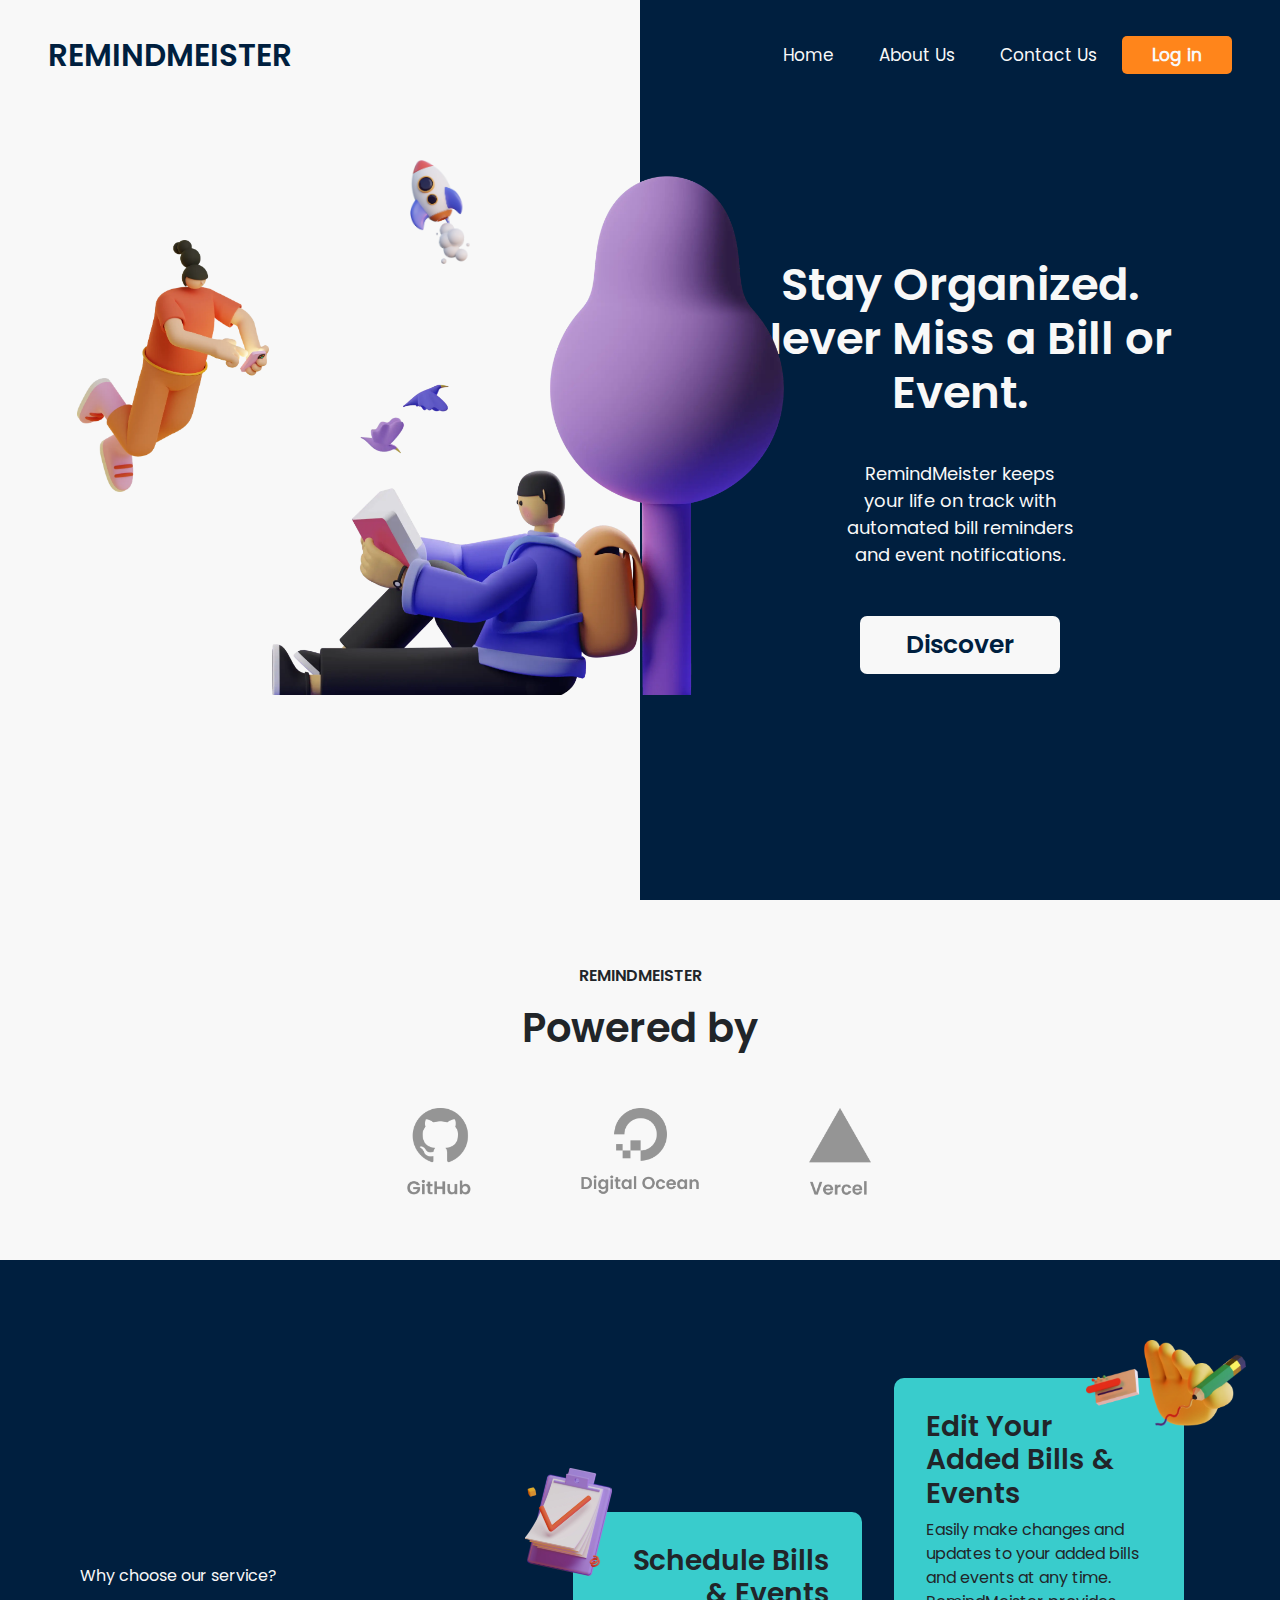
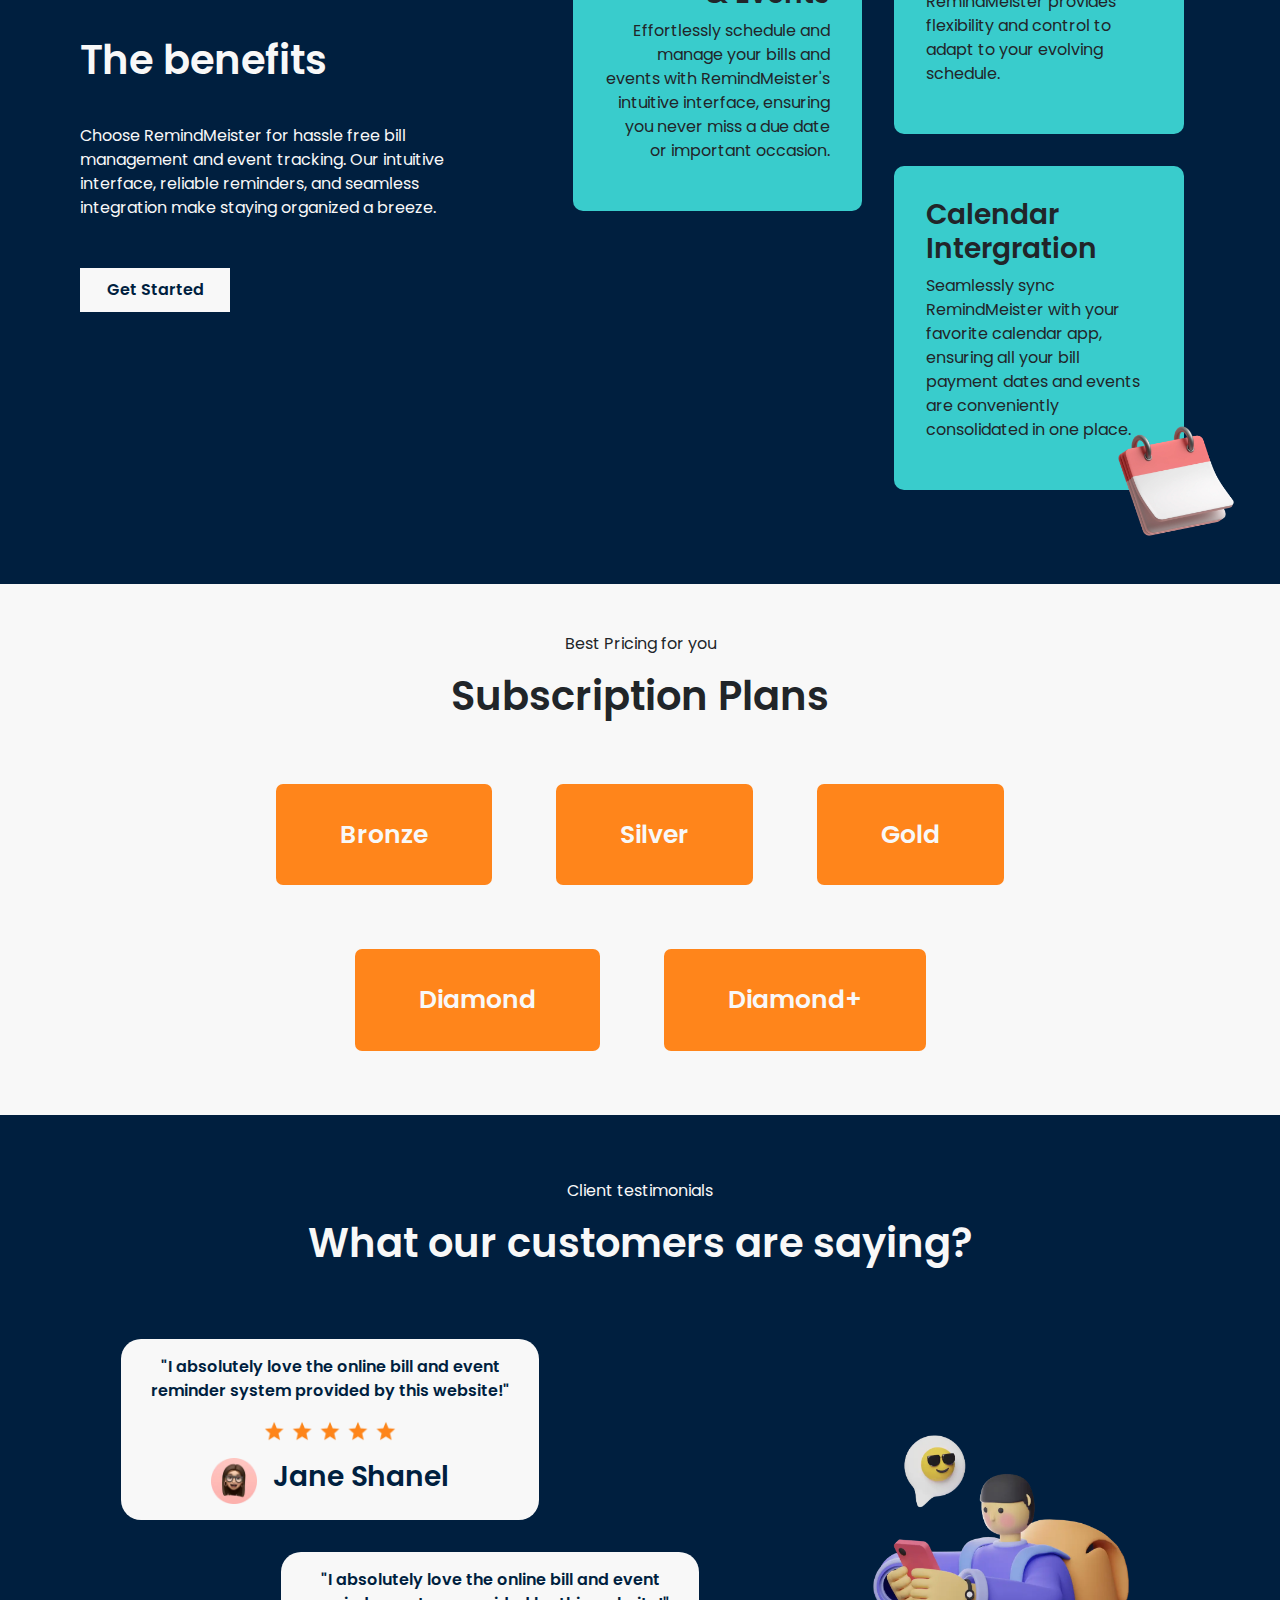
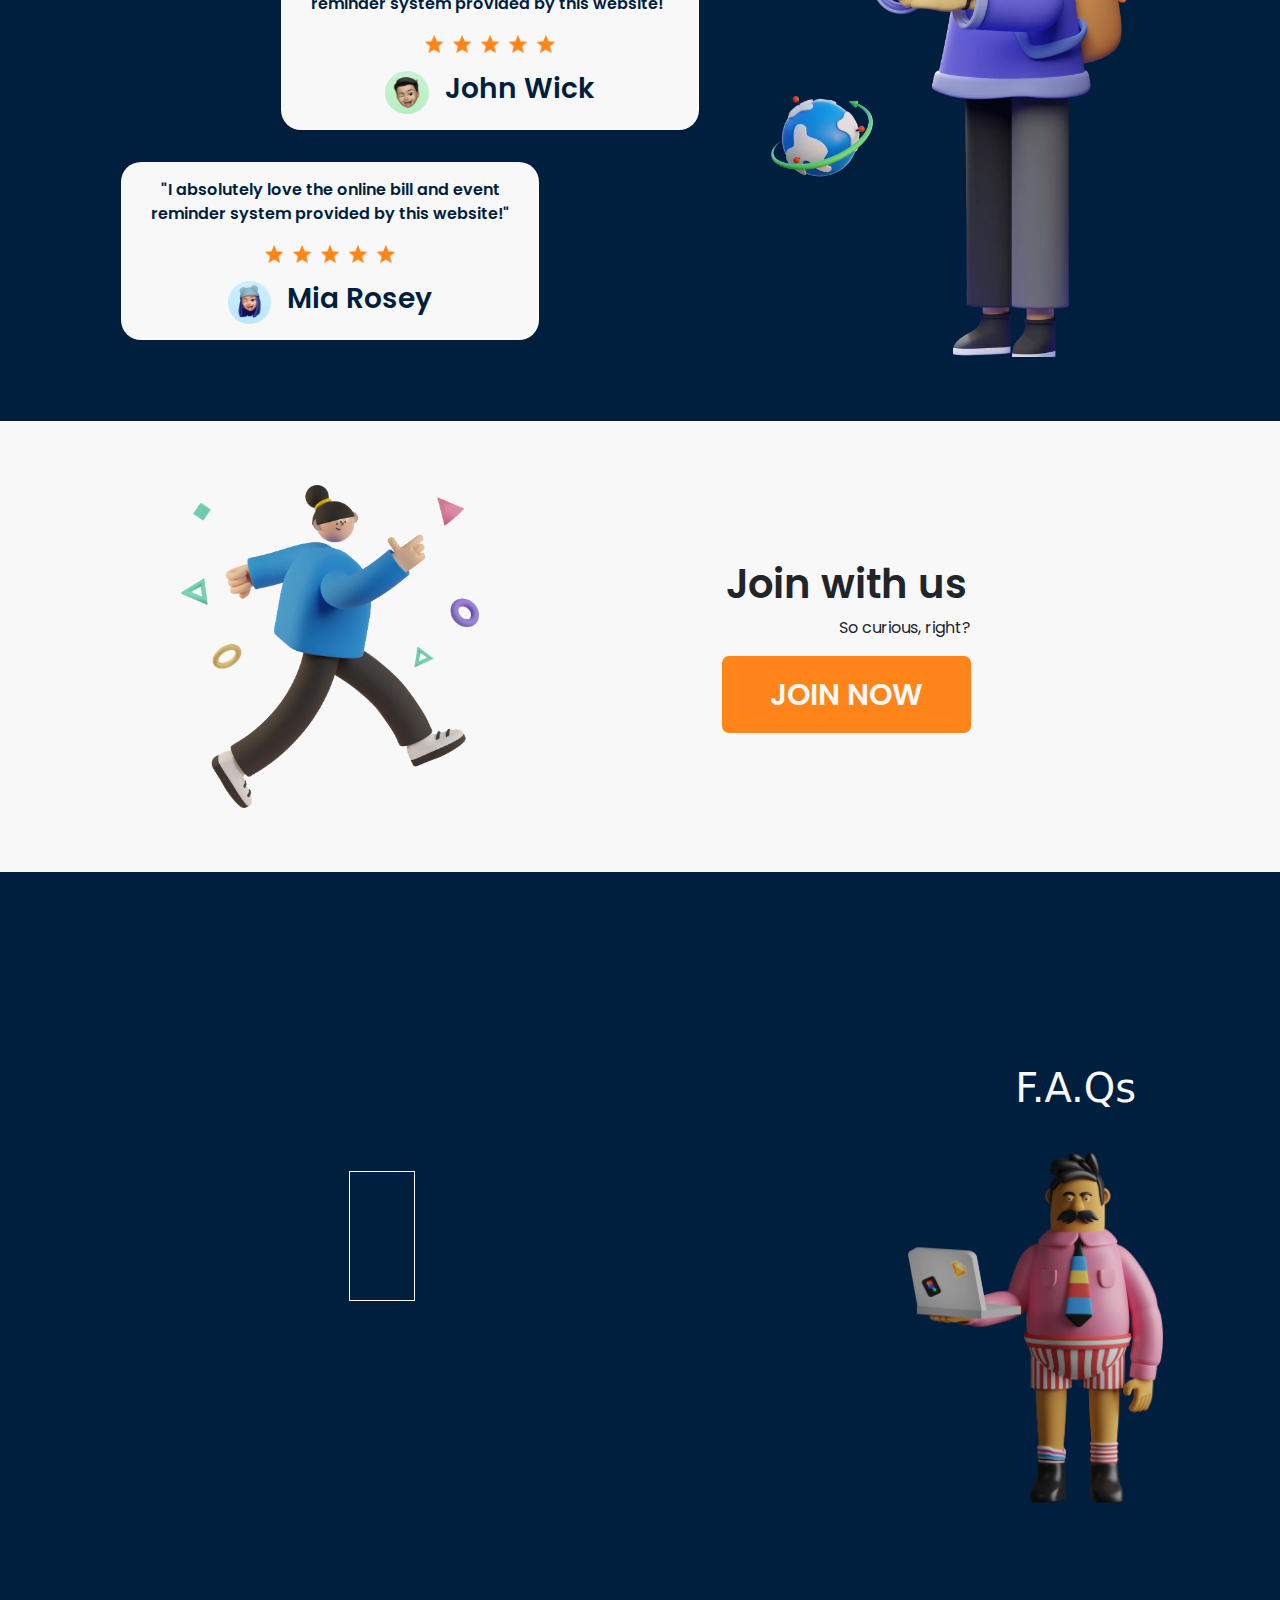
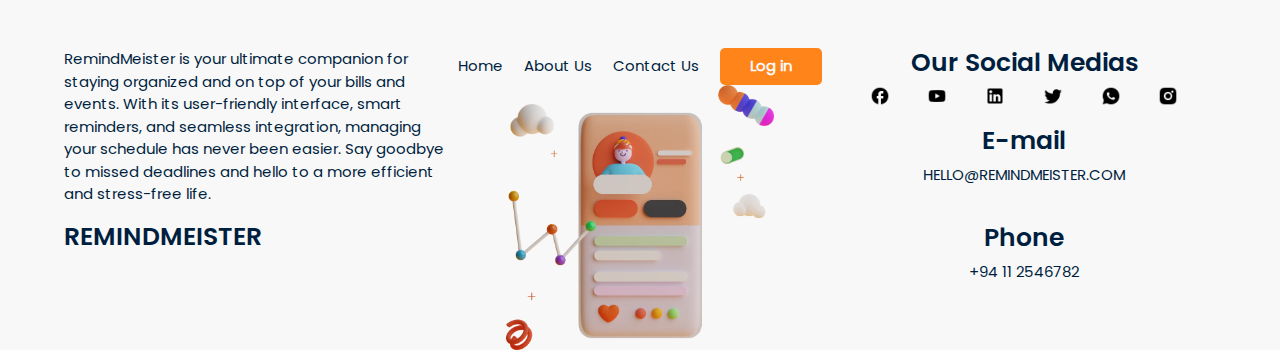
<file: index.html>
<!DOCTYPE html>
<html lang="en">
    <head>
        <meta charset="UTF-8">
        <meta name="viewport" content="width=device-width, initial-scale=1.0">
        <title>RemindMeister - Your Bill & Event Reminder Assistant</title>
        <link rel="stylesheet" type="text/css" href="assets/css/bootstrap.min.css">
        <script type="text/js" src="assets/js/bootstrap.min.js"></script>
        <link rel="stylesheet" type="text/css" href="assets/css/main-style.css">
        <style>
            :root{
                --primary: #001f3f;
                --accent: #39cccc;
                --bg: #f8f8f8;
                --txt: #333333;
                --cta: #ff851b;
            }
            body{
                margin:0 !important;
                padding:0 !important;
            }
            @font-face{
                font-family:Poppins-R;
                src:url('assets/font/Poppins-Regular.ttf');
            }
            @font-face{
                font-family:Poppins-S;
                src:url('assets/font/Poppins-SemiBold.ttf');
            }
            /*Default and mobile css*/
            .hero-left-col{
                background-color: var(--bg);
                min-height:50vh;
                z-index:10
            }
            .hero-right-col{
                color:var(--bg);
                text-align: center;
                display:flex;
                flex-direction: column;
                justify-content: center;
                align-items: center;
                background-color: var(--primary);
                min-height:50vh;
                padding-bottom:3rem;
                z-index:5
            }
            .hero-rocket-img{
                width:40px;
                position:absolute;
                top:10rem;
                left:55vw;
            }
            .hero-girl-img{
                width:28%;
                position:absolute;
                top:15rem;
                left:12vw;
            }
            .hero-boy-img{
                width:80%;
                position:absolute;
                top:13rem;
                left:4rem;
            }
            .hero-right-col h1, .hero-right-col p, .hero-right-col a{
                margin-top:2rem;
            }
            .hero-right-col h1{
                font-family:Poppins-S;
                font-size:40px;
            }
            .hero-right-col p{
                font-family:Poppins-R;
                font-size:15px;
                padding-left:2rem;
                padding-right:2rem;
            }
            .hero-right-col a{
                color:var(--primary);
                font-family:Poppins-S;
                font-size:20px;
                width:200px;
                padding-top:10px;
                padding-bottom:10px;
                background-color:var(--bg);
                border-radius:7px;
                transition:0.6s;
            }
            .hero-right-col a:hover{
                color:var(--bg);
                background-color:var(--cta);
                transition:0.6s;
            }
            /*Begining of powered by section mobile css*/
            .powered-section{
                background-color: var(--bg);
                padding:4em 0em 4em 0em !important;
            }
            .po-section-titles{
                text-align: center;
            }
            .po-section-titles p{
                font-family:Poppins-S;
            }
            .po-section-titles h1{
                font-family:Poppins-S;
            }
            .po-icons{
                flex-direction: column;
                justify-content: center;
                margin-top:3em;
            }
            .po-icons img{
                width:120px;
                margin:0px 40px 0px 40px;
            }
            /*Begining of benefit section mobile css*/
            .benefit-section{
                background-color: var(--primary);
                padding:3em 2em 3em 2em;
            }
            .benefit-titles{
                color:var(--bg);
                flex-direction: column;
                justify-content: center;
                align-items: center;
                text-align: center;
            }
            .benefit-titles p,.benefit-titles h1,.benefit-titles div{
                margin-top:2rem;
            }
            .benefit-titles p{
                font-family:Poppins-R;
            }
            .benefit-titles h1{
                font-family:Poppins-S;
            }
            .benefit-desc{
                padding-right:0rem;
            }
            .benefit-titles div{
                color:var(--primary);
                font-family: Poppins-S;
                background-color: var(--bg);
                width:150px;
                padding:10px 0px 10px 0px;
                text-align: center;
            }
            .b-left-col,.b-right-col{
                flex:50%;
            }.b-left-col .left-col-desc{
                margin-top:10rem;
            }
            .left-col-desc,.right-col-desc{
                padding:0rem 1rem 0rem 1rem;
            }
            .left-col-desc .b-features{
                text-align: right;
            }
            .benefit-cols{
                flex-direction: column;
            }
            .sch-img{
                width:30%;
                margin-bottom:-4rem;
                margin-left:-3rem;
            }
            .edit-img{
                width:55%;
                margin-bottom:-3rem;
                margin-left:10rem;
            }
            .cal-img{
                width:40%;
                margin-top:-4rem;
                margin-left:12rem;
            }
            .right-col-desc{
                margin-top:2rem;
            }
            .b-features{
                background-color: var(--accent);
                border-radius:10px;
                padding:2rem;
            }
            .b-features h3{
                font-family: Poppins-S;
            }
            .b-features p{
                font-family: Poppins-R;
            }
            /*Begining of sub plan section mobile css*/
            .sub-plans-section{
                background-color: var(--bg);
                text-align: center;
                padding:3em 2em 3em 2em;
            }
            .sub-plans-section p{
                font-family: Poppins-R;
            }
            .sub-plans-section h1{
                font-family: Poppins-S;
            }
            .pricing-f-row,.pricing-s-row{
                flex-direction: column;
                justify-content: center;
            }
            .pricing-f-row div,.pricing-s-row div{
                font-family: Poppins-S;
                color:var(--bg);
                font-size:25px;
                background-color: var(--cta);
                padding:2rem 3rem 2rem 3rem;
                margin:1rem;
                border-radius:7px;
                transition:0.6s;
            }
            .bronze-p:hover{
                transition:0.6s;
                filter: drop-shadow(0px 0px 8px #53535398);
            }
            .silver-p:hover{
                transition:0.6s;
                filter: drop-shadow(0px 0px 8px #53535398);
            }
            .gold-p:hover{
                transition:0.6s;
                filter: drop-shadow(0px 0px 8px #53535398);
            }
            .diamond-p:hover{
                transition:0.6s;
                filter: drop-shadow(0px 0px 8px #53535398);
            }
            .diamondp-p:hover{
                transition:0.6s;
                filter: drop-shadow(0px 0px 8px #53535398);
            }
            .pricing-f-row{
                margin-top:3rem;
            }
            .pricing-s-row{
                margin-top:0rem;
            }
            /*Begining of feedback section mobile css*/
            .feedback-section{
                padding:4em 1em 4em 1em;
                background-color: var(--primary);
            }
            .feedback-section p, .feedback-section h1,.usr-section h3{
                text-align: center;
                color:var(--bg);
            }
            .feedback-section p{
                font-family: Poppins-R;
            }
            .feedback-section h1,.usr-section h3,.feedback p{
                font-family: Poppins-S;
            }
            .feedback p,.usr-section h3{
                color:var(--primary);
            }
            .fback-col{
                flex-direction: column;
                justify-content: center;
                align-items: center;
                margin-top:1rem;
            }
            .feedback{
                flex-direction: column;
                align-items: center;
                background-color:var(--bg);
                border-radius: 20px;
                width:90%;
                padding:1rem;
                margin-top:2rem;
            }
            .f-bk-2{
                margin-left:0rem;
            }
            .stars{
                width:35%;
            }
            .usr-section{
                flex-direction: row;
                justify-content: center;
                align-items: center;
                margin-top:1rem;
            }
            .usr-section img{
                width:16%;
            }
            .usr-section h3{
                margin-left:1rem;
            }
            .fback-img-col img{
                width:60%;
                display:block;
                margin-top:5rem;
                margin-left:auto;
                margin-right:auto;
            }
            /*Begining of join now section mobile css*/
            .join-section{
                background-color: var(--bg);
                padding:4em 2em 4em 2em;
            }
            .j-sec-img img{
                width:60%;
                display:block;
                margin-left:auto;
                margin-right:auto;
            }
            .j-sec-content{
                justify-content: center;
                align-items: center;
            }
            .join-content h1,.join-content div{
                font-family: Poppins-S;
            }
            .join-content{
                flex-direction: column;
                justify-content: center;
                margin-left:0rem;
                margin-top:3rem;
            }
            .join-content h1{
                text-align: center;
                font-size:40px;
            }
            .join-content p{
                font-family: Poppins-R;
                text-align: right;
            }
            .join-btn{
                color:var(--bg);
                font-size:25px;
                text-align: center;
                padding:1rem 3rem 1rem 3rem;
                background-color: var(--cta);
                border-radius:7px;
                transition: 0.6s;
            }
            .join-btn:hover{
                color:var(--bg);
                background-color: var(--primary);
                transition: 0.6s;
            }
                .faq-img{
                    width:60%;
                    display: block;
                    margin-left: auto;
                    margin-right: auto;
                }
                .faqs{
                  flex-direction: column;
                  justify-content: center;
                  align-items: center;
                }
                .faq-window{
                    border:1px solid var(--bg);
                    padding: 4rem 2rem;
                }
                .faq-section{
                    background-color: var(--primary);
                    padding: 4rem 2rem;
                }
                .faq-title{
                    color:var(--bg);
                    text-align: center;
                    padding-bottom: 3rem;
                    margin-top:4rem;
                    font-size:40px;
              } 
            

            @media only screen and (max-width:767px){
                /*Begining of powered by section mobile css*/
                .po-icons{
                    align-items: center;
                }
                .po-icons img{
                    margin-bottom:3rem;
                    width:150px;
                }

            }


            /*Tablet css*/
            @media only screen and (min-width:768px){
                .hero-section{
                    margin-top:-6.9rem;
                }
                .hero-right-col{
                    padding-bottom:0rem;
                }
                .hero-rocket-img{
                    width:50px;
                    top:10rem;
                    left:38vw;
                }
                .hero-girl-img{
                    width:20%;
                    top:15rem;
                    left:6vw;
                }
                .hero-boy-img{
                    width:50%;
                    top:12%;
                    left:45%;
                }
                .hero-right-col h1{
                    font-size:55px;
                }
                .hero-right-col p{
                    font-size:20px;
                    padding-left:12rem;
                    padding-right:12rem;
                }
                .hero-right-col a{
                    font-size:25px;
                    width:200px;
                    padding-top:10px;
                    padding-bottom:10px;
                }
                /*Begining of powered by section tablet css*/
                .powered-section{
                    background-color: var(--bg);
                    padding:4em 0em 4em 0em !important;
                }
                .po-icons{
                    flex-direction: row;
                    justify-content: center;
                    margin-top:3em;
                }
                .po-icons img{
                    width:120px;
                    margin:0px 40px 0px 40px;
                }
                /*Begining of benefit section tablet css*/
                .benefit-section{
                    padding:3em 5em 3em 5em;
                }
                .benefit-titles{
                    flex-direction: column;
                    justify-content: center;
                }
                .benefit-titles p,.benefit-titles h1,.benefit-titles div{
                    margin-top:2rem;
                }
                .benefit-desc{
                    padding-right:3rem;
                }
                .benefit-titles div{
                    width:150px;
                    padding:10px 0px 10px 0px;
                    text-align: center;
                }
                .b-left-col,.b-right-col{
                    flex:50%;
                }.b-left-col .left-col-desc{
                    margin-top:10rem;
                }
                .left-col-desc,.right-col-desc{
                    padding:0rem 1rem 0rem 1rem;
                }
                .left-col-desc .b-features{
                    text-align: right;
                }
                .benefit-cols{
                flex-direction: row;
                }
                .sch-img{
                    width:30%;
                    margin-bottom:-4rem;
                    margin-left:-3rem;
                }
                .edit-img{
                    width:55%;
                    margin-bottom:-3rem;
                    margin-left:12rem;
                }
                .cal-img{
                    width:40%;
                    margin-top:-4rem;
                    margin-left:14rem;
                }
                .right-col-desc{
                    margin-top:2rem;
                }
                .b-features{
                    border-radius:10px;
                    padding:2rem;
                }
                /*Begining of sub plan section tablet css*/
                .sub-plans-section{
                    padding:3em 2em 3em 2em;
                }
                .pricing-f-row,.pricing-s-row{
                    flex-direction: row;
                    justify-content: center;
                }
                .pricing-f-row div,.pricing-s-row div{
                    font-size:25px;
                    padding:1rem 3rem 1rem 3rem;
                    margin-left:2rem;
                    margin-right:2rem;
                    border-radius:7px;
                    transition:0.6s;
                }
                .pricing-f-row{
                    margin-top:3rem;
                }
                .pricing-s-row{
                    margin-top:2rem;
                }
                /*Begining of feedback section tablet css*/
                .feedback-section{
                    padding:4em 2em 4em 2em;
                }
                .feedback-section p, .feedback-section h1,.usr-section h3{
                    text-align: center;
                }
                .fback-col{
                    flex-direction: column;
                    justify-content: center;
                    align-items: center;
                    margin-top:2rem;
                }
                .feedback{
                    flex-direction: column;
                    align-items: center;
                    border-radius: 20px;
                    width:70%;
                    padding:1rem;
                    margin-top:3rem;
                }
                .f-bk-2{
                    margin-left:0rem;
                }
                .stars{
                    width:35%;
                }
                .usr-section{
                    flex-direction: row;
                    justify-content: center;
                    align-items: center;
                    margin-top:1rem;
                }
                .usr-section img{
                    width:12%;
                }
                .usr-section h3{
                    margin-left:1rem;
                }
                .fback-img-col img{
                    width:50%;
                    display:block;
                    margin-top:5rem;
                    margin-left:auto;
                    margin-right:auto;
                }
                /*Begining of join now section tablet css*/
                .join-section{
                    padding:4em 2em 4em 2em;
                }
                .j-sec-img img{
                    width:50%;
                    display:block;
                    margin-left:auto;
                    margin-right:auto;
                }
                .j-sec-content{
                    justify-content: center;
                    align-items: center;
                }
                .join-content{
                    flex-direction: column;
                    justify-content: center;
                    margin-left:0rem;
                    margin-top:3rem;
                }
                .join-content h1{
                    text-align: center;
                    font-size:40px;
                }
                .join-content p{
                    text-align: right;
                }
                .join-btn{
                    font-size:30px;
                    text-align: center;
                    padding:1rem 3rem 1rem 3rem;
                    border-radius:7px;
                    transition: 0.6s;
                }
                .faq-img{
                    width:30%;
                    display: block;
                    margin-left: auto;
                    margin-right: auto;
                }
                .faqs{
                  flex-direction: column;
                  justify-content: center;
                  align-items: center;
                }
                .faq-window{
                    border:1px solid var(--bg);
                    padding: 4rem 2rem;
                }
                .faq-section{
                    background-color: var(--primary);
                    padding: 4rem 2rem;
                }
                .faq-title{
                    color:var(--bg);
                    text-align: center;
                    padding-bottom: 3rem;
                    margin-top:4rem;
                    font-size: 40px;
              }  
            }
            
            @media only screen and (max-width:1179px){
                .nav-list a{
                    color:var(--primary) !important;
                }
            }

            /*Desktop css*/
            @media only screen and (min-width:1280px){
                .hero-left-col{
                    min-height:100vh;
                }
                .hero-right-col{
                    min-height:100vh;
                    padding-bottom:0rem;
                }
                .hero-rocket-img{
                    width:60px;
                    top:10rem;
                    left:32vw;
                }
                .hero-girl-img{
                    width:15%;
                    top:15rem;
                    left:6vw;
                }
                .hero-boy-img{
                    width:40%;
                    top:11rem;
                    left:17em;
                }
                .hero-right-col h1{
                    font-size:45px;
                    padding-left:2rem;
                    padding-right:2rem;
                }
                .hero-right-col p{
                    font-size:18px;
                }
                .hero-right-col a{
                    font-size:25px;
                    width:200px;
                    padding-top:10px;
                    padding-bottom:10px;
                }
                /*Begining of powered by section desktop css*/
                .powered-section{
                    padding:4em 0em 4em 0em !important;
                }
                .powered-section{
                    background-color: var(--bg);
                    padding:4em 0em 4em 0em !important;
                }
                .po-section-titles{
                    text-align: center;
                }
                .po-section-titles p{
                    font-family:Poppins-S;
                }
                .po-section-titles h1{
                    font-family:Poppins-S;
                }
                .po-icons{
                    flex-direction: row;
                    justify-content: center;
                    margin-top:3em;
                }
                .po-icons img{
                    width:120px;
                    margin:0px 40px 0px 40px;
                }
                /*Begining of benefit section desktop css*/
                .benefit-section{
                    padding:3em 5em 3em 5em;
                }
                .benefit-titles{
                    flex-direction: column;
                    justify-content: center;
                    align-items:start;
                    text-align: left;
                }
                .benefit-titles p,.benefit-titles h1,.benefit-titles div{
                    margin-top:2rem;
                }
                .benefit-desc{
                    padding-right:3rem;
                }
                .benefit-titles div{
                    width:150px;
                    padding:10px 0px 10px 0px;
                    text-align: center;
                }
                .b-left-col,.b-right-col{
                    flex:50%;
                }.b-left-col .left-col-desc{
                    margin-top:10rem;
                }
                .left-col-desc,.right-col-desc{
                    padding:0rem 1rem 0rem 1rem;
                }
                .left-col-desc .b-features{
                    text-align: right;
                }
                .sch-img{
                    width:30%;
                    margin-bottom:-4rem;
                    margin-left:-3rem;
                }
                .edit-img{
                    width:55%;
                    margin-bottom:-3rem;
                    margin-left:12rem;
                }
                .cal-img{
                    width:40%;
                    margin-top:-4rem;
                    margin-left:14rem;
                }
                .right-col-desc{
                    margin-top:2rem;
                }
                /*Begining of sub plan section desktop css*/
                .sub-plans-section{
                    padding:3em 2em 3em 2em;
                }
                .pricing-f-row,.pricing-s-row{
                    flex-direction: row;
                    justify-content: center;
                }
                .pricing-f-row div,.pricing-s-row div{
                    font-size:25px;
                    padding:2rem 4rem 2rem 4rem;
                    margin-left:2rem;
                    margin-right:2rem;
                    border-radius:7px;
                    transition:0.6s;
                }
                .pricing-f-row{
                    margin-top:3rem;
                }
                .pricing-s-row{
                    margin-top:2rem;
                }
                /*Begining of feedback section desktop css*/
                .feedback-section{
                    padding:4em 2em 4em 2em;
                }
                .feedback-section p, .feedback-section h1,.usr-section h3{
                    text-align: center;
                }
                .fback-col{
                    flex-direction: column;
                    justify-content: center;
                    align-items: center;
                    margin-top:1rem;
                }
                .feedback{
                    flex-direction: column;
                    align-items: center;
                    border-radius: 20px;
                    width:70%;
                    padding:1rem;
                    margin-top:2rem;
                }
                .f-bk-2{
                    margin-left:20rem;
                }
                .stars{
                    width:35%;
                }
                .usr-section{
                    flex-direction: row;
                    justify-content: center;
                    align-items: center;
                    margin-top:1rem;
                }
                .usr-section img{
                    width:12%;
                }
                .usr-section h3{
                    margin-left:1rem;
                }
                .fback-img-col img{
                    width:60%;
                    display:block;
                    margin-top:10rem;
                    margin-left:auto;
                    margin-right:auto;
                }
                /*Begining of join now section mobile css*/
                .join-section{
                    padding:4em 2em 4em 2em;
                }
                .j-sec-img img{
                    width:50%;
                    display:block;
                    margin-left:auto;
                    margin-right:auto;
                }
                .j-sec-content{
                    justify-content: center;
                    align-items: center;
                }
                .join-content{
                    flex-direction: column;
                    justify-content: center;
                    margin-left:-13rem;
                    margin-top:0rem;
                }
                .join-content p{
                    text-align: right;
                }
                .join-btn{
                    font-size:30px;
                    text-align: center;
                    padding:1rem 3rem 1rem 3rem;
                    border-radius:7px;
                    transition: 0.6s;
                }
                .faq-img{
                    width:60%;
                    display: block;
                    margin-left: auto;
                    margin-right: auto;
                }
                .faqs{
                  flex-direction: column;
                  justify-content: center;
                  align-items: center;
                }
                .faq-window{
                    border:1px solid var(--bg);
                    padding: 4rem 2rem;
                }
                .faq-section{
                    background-color: var(--primary);
                    padding: 4rem 2rem;
                }
                .faq-title{
                    color:var(--bg);
                    text-align: center;
                    padding-bottom: 2rem;
                    padding-left: 5rem;
              }  
            }

        </style>
    </head>
    <body>
        <header>
            <div class="nav-container">
                <div class="nav-logo"><a href="index.html">REMINDMEISTER</a></div>
                <div class="nav-list" id="nav-list">
                    <a href="index.html" style="color:#f8f8f8;">Home</a>
                    <a href="assets/aboutus.html" style="color:#f8f8f8;">About Us</a>
                    <a href="assets/contact.php" style="color:#f8f8f8;">Contact Us</a>
                    <a href="assets/log-in.html" class="nav-log-btn"><b>Log in</b></a>
                </div>
                <div class="m-nav-btn">
                    <img src="/assets/images/header/m-open.webp" alt="m open btn" class="op-btn" id="op-btn">
                    <img src="/assets/images/header/m-close.webp" alt="m close btn" class="co-btn" id="co-btn">
                </div>
            </div>
        </header>
        <main>
            <div class="container-fluid hero-section">
                <div class="row">
                    <div class="col-lg-6 hero-left-col">
                        <img src="assets/images/home/Saly-43.webp" alt="hero section rocket" class="hero-rocket-img">
                        <img src="assets/images/home/Saly-2.webp" alt="hero section girl" class="hero-girl-img">
                        <img src="assets/images/home/Saly-16.webp" alt="hero section boy" class="hero-boy-img">

                    </div>
                    <div class="col-lg-6 hero-right-col">
                        <h1>Stay Organized.<br> Never Miss a Bill or Event.</h1>
                        <p>RemindMeister keeps your life on track with automated bill reminders and event notifications.</p>
                        <a href="assets/aboutus.html"><div>Discover</div></a>
                    </div>
                </div>
            </div>
            <div class="container-fluid powered-section">
                <div class="row">
                    <div class="col-lg-12 po-section-titles">
                        <p>REMINDMEISTER</p>
                        <h1>Powered by</h1>
                    </div>
                    <div class="po-icons d-flex">
                        <img src="assets/images/home/Github.webp" alt="github logo">
                        <img src="assets/images/home/Digital Ocean.webp" alt="digital ocean logo">
                        <img src="assets/images/home/Vercel.webp" alt="vercel logo">
                    </div>
                </div>
            </div>
            <div class="container-fluid benefit-section">
                <div class="row">
                    <div class="col-lg-5 pre-benefit-titles d-flex">
                        <div class="benefit-titles d-flex">
                            <p>Why choose our service?</p>
                            <h1>The benefits</h1>
                            <p class="benefit-desc">Choose RemindMeister for hassle free bill management and event tracking. Our intuitive interface, reliable reminders, and seamless integration make staying organized a breeze.</p>
                            <div class="benefit-btn">Get Started</div>
                        </div>
                    </div>
                    <div class="col-lg-7">
                        <div class="benefit-cols d-flex">
                            <div class="b-left-col">
                                <div class="left-col-desc">
                                    <img src="assets/images/home/Saly-26.webp" alt="schedule image" class="sch-img">
                                    <div class="b-features">
                                        <h3>Schedule Bills & Events</h3>
                                        <p>Effortlessly schedule and manage your bills and events with RemindMeister's intuitive interface, ensuring you never miss a due date or important occasion.</p>
                                    </div>
                                </div>
                            </div>
                            <div class="b-right-col">
                                <div class="right-col-desc">
                                    <img src="assets/images/home/Saly-25.webp" alt="edit bills image" class="edit-img">
                                    <div class="b-features">
                                        <h3>Edit Your Added Bills & Events</h3>
                                        <p>Easily make changes and updates to your added bills and events at any time. RemindMeister provides flexibility and control to adapt to your evolving schedule.</p>
                                    </div>
                                </div>
                                <div class="right-col-desc">
                                    <div class="b-features">
                                        <h3>Calendar Intergration</h3>
                                        <p>Seamlessly sync RemindMeister with your favorite calendar app, ensuring all your bill payment dates and events are conveniently consolidated in one place.</p>
                                    </div>
                                    <img src="assets/images/home/Saly-42.webp" alt="calendar intergration image" class="cal-img">
                                </div>
                            </div>
                        </div>
                    </div>
                </div>
            </div>
            <div class="container-fluid sub-plans-section">
                <p>Best Pricing for you</p>
                <h1>Subscription Plans</h1>
                <div class="pricing-f-row d-flex">
                    <div class="bronze-p">Bronze</div>
                    <div class="silver-p">Silver</div>
                    <div class="gold-p">Gold</div>
                </div>
                <div class="pricing-s-row d-flex">
                    <div class="diamond-p">Diamond</div>
                    <div class="diamondp-p">Diamond+</div>
                </div>
            </div>
            <div class="container-fluid feedback-section">
                <p>Client testimonials</p>
                <h1>What our customers are saying?</h1>
                <div class="row">
                    <div class="col-lg-6 fback-col d-flex">
                        <div class="feedback d-flex">
                            <p>"I absolutely love the online bill and event reminder system provided by this website!"</p>
                            <img src="assets/images/home/reviews/stars.webp" alt="star reviews" class="stars">
                            <div class="usr-section d-flex">
                                <img src="assets/images/home/reviews/Jane Shanel.webp" alt="jane image">
                                <h3>Jane Shanel</h3>
                            </div>
                        </div>
                        <div class="feedback d-flex f-bk-2">
                            <p>"I absolutely love the online bill and event reminder system provided by this website!"</p>
                            <img src="assets/images/home/reviews/stars.webp" alt="star reviews" class="stars">
                            <div class="usr-section d-flex">
                                <img src="assets/images/home/reviews/John Wick.webp" alt="john image">
                                <h3>John Wick</h3>
                            </div>
                        </div>
                        <div class="feedback d-flex">
                            <p>"I absolutely love the online bill and event reminder system provided by this website!"</p>
                            <img src="assets/images/home/reviews/stars.webp" alt="star reviews" class="stars">
                            <div class="usr-section d-flex">
                                <img src="assets/images/home/reviews/Mia Rosey.webp" alt="mia image">
                                <h3>Mia Rosey</h3>
                            </div>
                        </div>
                    </div>
                    <div class="col-lg-6 fback-img-col">
                        <img src="assets/images/home/feedback-img.webp" alt="feedback column image">
                    </div>
                </div>
            </div>
            <div class="container-fluid join-section">
                <div class="row">
                    <div class="col-lg-6 j-sec-img">
                        <img src="assets/images/home/Saly-22.webp" alt="join with us btn">
                    </div>
                    <div class="col-lg-6 j-sec-content d-flex">
                        <div class="join-content d-flex">
                            <h1>Join with us</h1>
                            <p>So curious, right?</p>
                            <a href="assets/log-in.html">
                                <div class="join-btn">JOIN NOW</div>
                            </a>
                        </div>
                    </div>
                </div>
            </div>
            <div class="container-fluid faq-section">
                <div class="row">
                    <div class="col-lg-7 d-flex faqs">
                        <div class="faq-window" id="faq-window"></div>
                    </div>
                    <div class="col-lg-5 faq-title">
                        <h1 class="faq-title">F.A.Qs</h1>
                        <img src="assets/images/home/faq-img.webp" class="faq-img">
                    </div>
                </div>
            </div>
        </main>
        <footer>
            <div class="footer-container">
                <div class="foo-desc">
                    <p>RemindMeister is your ultimate companion for staying organized and on top of your bills and events. With its user-friendly interface, smart reminders, and seamless integration, managing your schedule has never been easier. Say goodbye to missed deadlines and hello to a more efficient and stress-free life.</p>
                    <h1>REMINDMEISTER</h1>
                </div>
                <div class="foo-urls">
                    <div class="foo-list">
                        <a href="index.html">Home</a>
                        <a href="assets/aboutus.html">About Us</a>
                        <a href="assets/contact.php">Contact Us</a>
                        <a href="assets/log-in.html" class="nav-log-btn"><b>Log in</b></a>
                    </div>
                    <img src="assets/images/footer/Saly-12.webp" alt="footer image" class="footer-img">
                </div>
                <div class="foo-social">
                    <h3>Our Social Medias</h3>
                    <div class="social-icons">
                        <img src="assets/images/footer/social-icons/ic_baseline-facebook.webp" alt="facebook icon">
                        <img src="assets/images/footer/social-icons/mdi_youtube.webp" alt="youtube icon">
                        <img src="assets/images/footer/social-icons/mdi_linkedin.webp" alt="linkedin icon">
                        <img src="assets/images/footer/social-icons/mdi_twitter.webp" alt="twitter icon">
                        <img src="assets/images/footer/social-icons/ri_whatsapp-fill.webp" alt="whatsapp icon">
                        <img src="assets/images/footer/social-icons/ri_instagram-fill.webp" alt="instragram icon">
                    </div>
                    <h3 class="foo-email-h">E-mail</h3>
                    <p><a href="mailto:hello@remindmeister.com">HELLO@REMINDMEISTER.COM</a></p>
                    <h3 class="foo-phone-h">Phone</h3>
                    <p><a href="tel+94112546782">+94 11 2546782</a></p>
                </div>
            </div>
        </footer>
        <script src="assets/js/main-script.js"></script>
    </body>
</html>
</file>
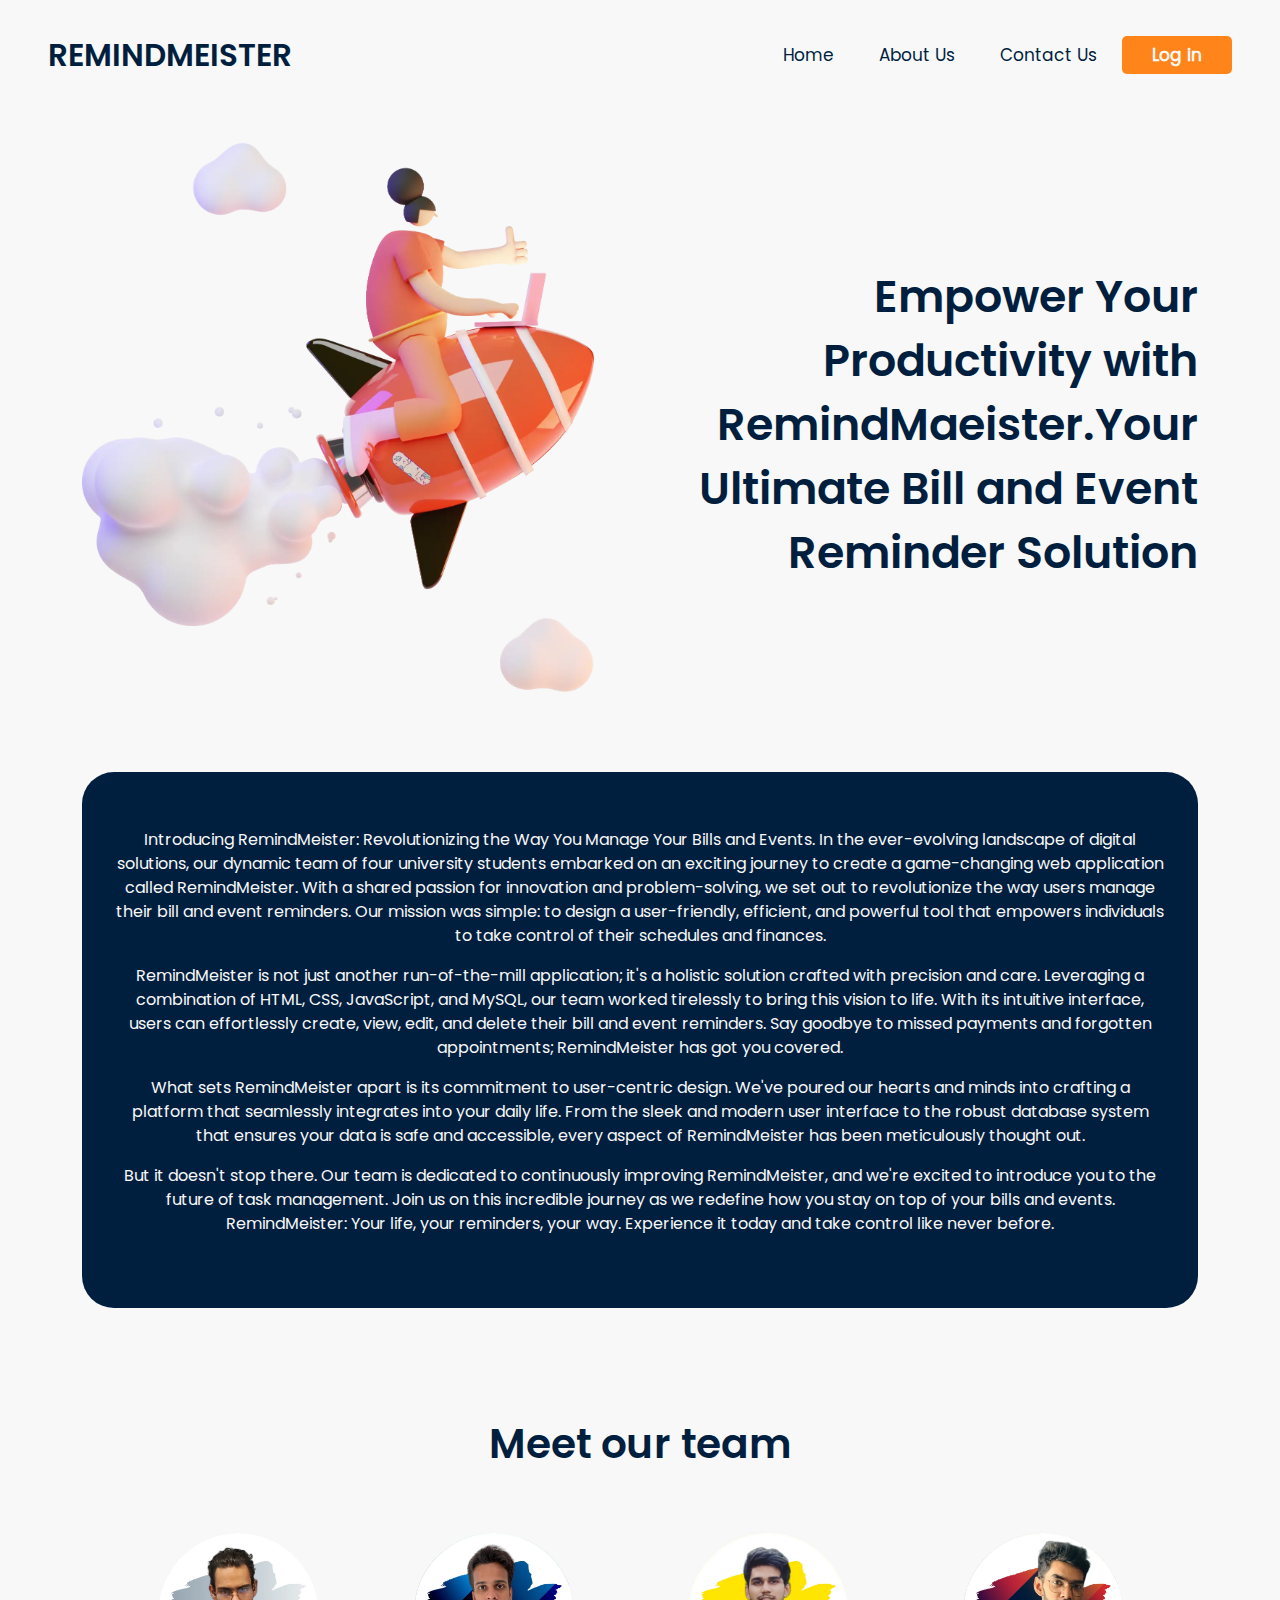
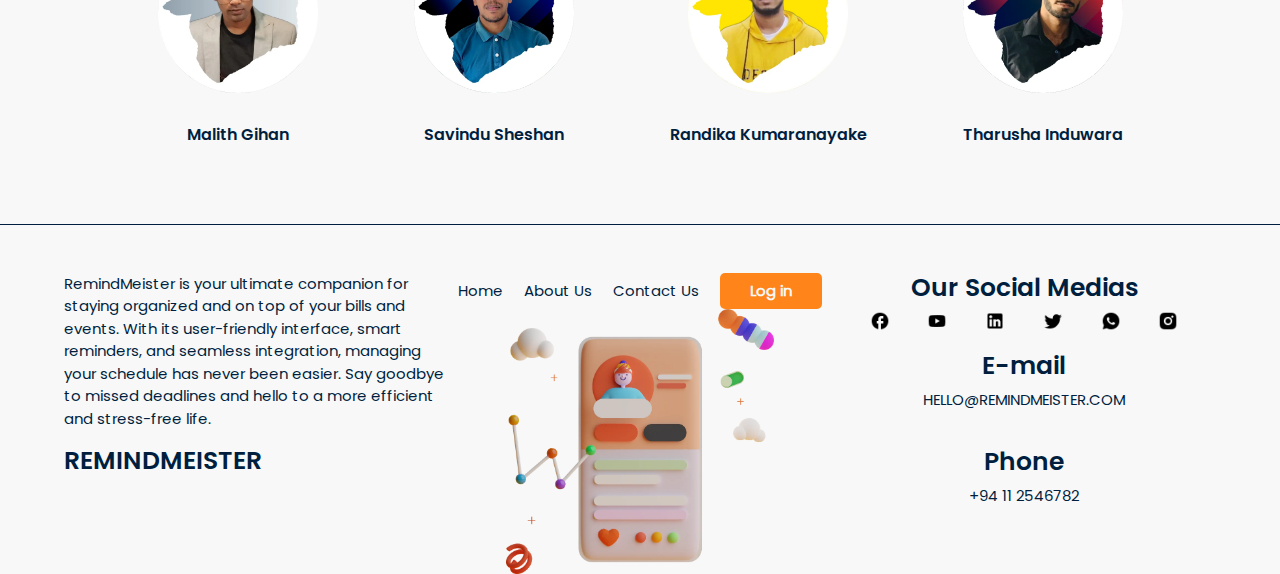
<file: assets/aboutus.html>
<!DOCTYPE html>
<html lang="en">
    <head>
        <meta charset="UTF-8">
        <meta name="viewport" content="width=device-width, initial-scale=1.0">
        <title>About Us - RemindMeister</title>
        <link rel="icon" type="image/x-icon" href="../assets/images/remindmeister-favicon-250px.png">
        <link rel="stylesheet" type="text/css" href="css/bootstrap.min.css">
        <script type="text/js" src="js/bootstrap.min.js"></script>
        <link rel="stylesheet" type="text/css" href="css/main-style.css">
        <style>
              :root{
                --primary: #001f3f;
                --accent: #39cccc;
                --bg: #f8f8f8;
                --txt: #333333;
                --cta: #ff851b;
            }
          
            body{
                margin:0 !important;
                padding:0 !important;
                background-color: var(--bg);
            }
            @font-face{
                font-family:Poppins-R;
                src:url('font/Poppins-Regular.ttf');
            }
            @font-face{
                font-family:Poppins-S;
                src:url('font/Poppins-SemiBold.ttf');
            }

            main{
                width: 22rem;
                margin-left: auto;
                margin-right: auto;
                background-color: var(--bg);
            }
            .row1{
                display: flex;
                flex-direction: column;
                justify-content: center;
                align-items: center;
            }
            .row1 img{
                width: 20rem;
            }
            .row1 h1{
                margin-top: 3rem;
                margin-bottom: 2rem;
                font-size: 1.5rem;
                text-align: center;
                font-family: Poppins-S;
                color:var(--primary);
            }
            .row2{
                background-color:var(--primary);
                border-radius: 1rem;
            }
            .row2 p{
                font-family: Poppins-R;
                text-align: center;
                font-size: 14px;
                color: var(--bg);
                padding-left: 1rem;
                padding-right: 1rem;
            }
            .row2 .p1{
                padding-top: 2rem;
            }
            .row2 .p4{
                padding-bottom: 2rem;
            }
            .row3 {
                display: flex;
                flex-direction: column;
                justify-content: center;
                align-items: center;
            }
            .row3 h1{
                margin-top: 2rem;
                font-family: Poppins-S;
                color: var(--primary);
                font-size: 1.5rem;
                margin-bottom: 2rem;
            }
            .row3 .colum1, .row3 .colum2, .row3 .colum3{
                display: flex;
                flex-direction: column;
                justify-content: center;
                align-items: center;
            }
            .row3 img{
                width: 8rem;
                margin-bottom: 2rem;
            }
            .row3 h2{
                font-family: Poppins-S;
                font-size: 1rem;
                margin-bottom: 2rem;
                color: var(--primary);
            }



            @media only screen and (min-width:768px){
                main{
                    width: 100%;
                }
                .row1{
                    margin-top: 1rem;
                    flex-direction: row;
                    margin-left: auto;
                    margin-right: auto;
                }
                .row1 img{
                    width: 40%;
                }
                .row1 h1{
                    text-align: right;
                    font-size: 1.6rem;
                    line-height: 2rem;
                    padding-left: 2rem;;
                }
                .row2{
                    display: flex;
                    flex-direction: column;
                    align-items: center;
                    margin-top: 3rem;
                    margin-left: auto;
                    margin-right: auto;
                    filter: drop-shadow(0.4rem,0.2rem,#001f3f);
                }
                .row2 p{
                    font-size: 16px;
                    padding-left: 1.5rem;
                    padding-right: 1.5rem;
                }
                .row2 .p1{
                    padding-top: 3rem;
                }
                .row2 .p4{
                    padding-bottom: 3rem;
                }
                .row3{
                    margin-left: auto;
                    margin-right: auto;
                    flex-direction: column;
                }
                .row3 h1{
                    font-size: 1.6rem;
                }
                .row3 .details{
                    display: flex;
                    flex-direction: row;
                    justify-content: space-between;
                    align-items: center;
                    margin-left: auto;
                    margin-right: auto;
                }
                .row3 img{
                    width: 8rem;
                }
                .row3 h2{
                    font-size: 1rem;
                    margin-bottom: 4rem;
                }
                .row3 .colum1, .row3 .colum2, .row3 .colum3{
                    justify-content: space-between;
                    padding-left:3rem;
                    padding-right:3rem;
                }

            }



            @media only screen and (min-width:1280px){
                main{
                    margin-left: auto;
                    margin-right: auto;
                    width: 100%;
                }
                .row1 {
                    margin-top: 2rem;
                    justify-content: space-between;
                    margin-left: auto;
                    margin-right: auto;
                }
                .row1 img{
                    width: 32rem;
                }
                .row1 h1{
                    width: 45rem;
                    text-align: right;
                    font-size: 2.77rem;
                    line-height: 4rem;
                }
                .row2{
                  
                    margin-left: auto;
                    margin-right: auto;
                    margin-top: 5rem;
                    border-radius: 2rem;
                    filter: drop-shadow(0.8rem,0.4rem,#001f3f);
                }
                .row2 p{
                    font-size: 16px;
                    padding-left: 2rem;
                    padding-right: 2rem;
                }
                .row2 .p1{
                    padding-top: 3.5rem;
                }
                .row2 .p4{
                    padding-bottom: 3.5rem;
                }
                .row3{
                   
                    margin-top: 5rem;
                    margin-left: auto;
                    margin-right: auto;
                    flex-direction: column;
                }
                .row3 .details{
                    display: flex;
                    flex-direction: row;
                    justify-content: space-between;
                    align-items: center;
                    margin-left: auto;
                    margin-right: auto;
                }
                .row3 h1{
                    font-size: 2.54rem;
                    margin-bottom: 4rem;
                }
                .row3 img{
                    width: 10rem;
                }
                .row3 h2{
                    font-size: 1rem;
                    margin-bottom: 5rem;
                }
                .row3 .colum1, .row3 .colum2, .row3 .colum3{
                    justify-content: space-between;
                }
            }

    
       
        </style>
    </head>
    <body>
        <header>
            <div class="nav-container">
                <div class="nav-logo"><a href="../index.php">REMINDMEISTER</a></div>
                <div class="nav-list" id="nav-list">
                    <a href="../index.php">Home</a>
                    <a href="aboutus.html">About Us</a>
                    <a href="contact.php">Contact Us</a>
                    <a href="log-in.php" class="nav-log-btn"><b>Log in</b></a>
                </div>
                <div class="m-nav-btn">
                    <img src="images/header/m-open.webp" alt="m open btn" class="op-btn" id="op-btn">
                    <img src="images/header/m-close.webp" alt="m close btn" class="co-btn" id="co-btn">
                </div>
            </div>
        </header>
        <main>
            <div class="container">
                <div class="row1">
                    <img src="images/about-us/Saly-1.webp" alt="Saly">
                    <h1>Empower Your Productivity with RemindMaeister.Your Ultimate Bill and Event Reminder Solution</h1>
                </div>
                <div class="row2">
                   <p class="p1">
                    Introducing RemindMeister: Revolutionizing the Way You Manage Your Bills and Events. In the ever-evolving landscape of digital solutions, our dynamic team of four university students embarked on an exciting journey to create a game-changing web application called RemindMeister. With a shared passion for innovation and problem-solving, we set out to revolutionize the way users manage their bill and event reminders. Our mission was simple: to design a user-friendly, efficient, and powerful tool that empowers individuals to take control of their schedules and finances.
                   </p>
                   <p class="p2">
                    RemindMeister is not just another run-of-the-mill application; it's a holistic solution crafted with precision and care. Leveraging a combination of HTML, CSS, JavaScript, and MySQL, our team worked tirelessly to bring this vision to life. With its intuitive interface, users can effortlessly create, view, edit, and delete their bill and event reminders. Say goodbye to missed payments and forgotten appointments; RemindMeister has got you covered.
                   </p>
                   <p class="p3">
                    What sets RemindMeister apart is its commitment to user-centric design. We've poured our hearts and minds into crafting a platform that seamlessly integrates into your daily life. From the sleek and modern user interface to the robust database system that ensures your data is safe and accessible, every aspect of RemindMeister has been meticulously thought out.
                   </p>
                   <p class="p4">
                    But it doesn't stop there. Our team is dedicated to continuously improving RemindMeister, and we're excited to introduce you to the future of task management. Join us on this incredible journey as we redefine how you stay on top of your bills and events. RemindMeister: Your life, your reminders, your way. Experience it today and take control like never before.
                   </p>
                </div>
                <div class="row3">
                    <h1>Meet our team</h1>
                    <div class="details">
                        <div class="colum1">
                            <a href="https://www.linkedin.com/in/malith-gihan-099469246/" target="_blank"><img src="../assets/images/team/profile-pic-malith.webp" alt="Malith image"></a>
                            <h2>Malith Gihan</h2>
                        </div>
                        <div class="colum2">
                            <a href="https://www.linkedin.com/in/randika-kumaranayake/" target="_blank"><img src="../assets/images/team/profile-pic-savindu.webp" alt="Savindu image"></a>
                            <h2>Savindu Sheshan</h2>
                        </div>
                        <div class="colum3">
                            <a href="https://www.linkedin.com/in/shehan-samaraweera-a22b9b28a/" target="_blank"><img src="../assets/images/team/profile-pic-randika.webp" alt="Randika image"></a>
                            <h2>Randika Kumaranayake</h2>
                        </div>
                        <div class="colum3">
                            <a href="https://www.linkedin.com/in/t-induwara/" target="_blank"><img src="../assets/images/team/profile-pic-tharusha.webp" alt="Tharusha image"></a>
                            <h2>Tharusha Induwara</h2>
                        </div>
                    </div>
                </div>
            </div>
        </main>
        <footer>
            <div class="footer-container">
                <div class="foo-desc">
                    <p>RemindMeister is your ultimate companion for staying organized and on top of your bills and events. With its user-friendly interface, smart reminders, and seamless integration, managing your schedule has never been easier. Say goodbye to missed deadlines and hello to a more efficient and stress-free life.</p>
                    <h1>REMINDMEISTER</h1>
                </div>
                <div class="foo-urls">
                    <div class="foo-list">
                        <a href="../index.php">Home</a>
                        <a href="aboutus.html">About Us</a>
                        <a href="contact.php">Contact Us</a>
                        <a href="log-in.php" class="nav-log-btn"><b>Log in</b></a>
                    </div>
                    <img src="images/footer/Saly-12.webp" alt="footer image" class="footer-img">
                </div>
                <div class="foo-social">
                    <h3>Our Social Medias</h3>
                    <div class="social-icons">
                        <img src="images/footer/social-icons/ic_baseline-facebook.webp" alt="facebook icon">
                        <img src="images/footer/social-icons/mdi_youtube.webp" alt="youtube icon">
                        <img src="images/footer/social-icons/mdi_linkedin.webp" alt="linkedin icon">
                        <img src="images/footer/social-icons/mdi_twitter.webp" alt="twitter icon">
                        <img src="images/footer/social-icons/ri_whatsapp-fill.webp" alt="whatsapp icon">
                        <img src="images/footer/social-icons/ri_instagram-fill.webp" alt="instragram icon">
                    </div>
                    <h3 class="foo-email-h">E-mail</h3>
                    <p><a href="mailto:hello@remindmeister.com">HELLO@REMINDMEISTER.COM</a></p>
                    <h3 class="foo-phone-h">Phone</h3>
                    <p><a href="tel+94112546782">+94 11 2546782</a></p>
                </div>
            </div>
        </footer>
        <script src="js/main-script.js"></script>
    </body>
</html>
</file>
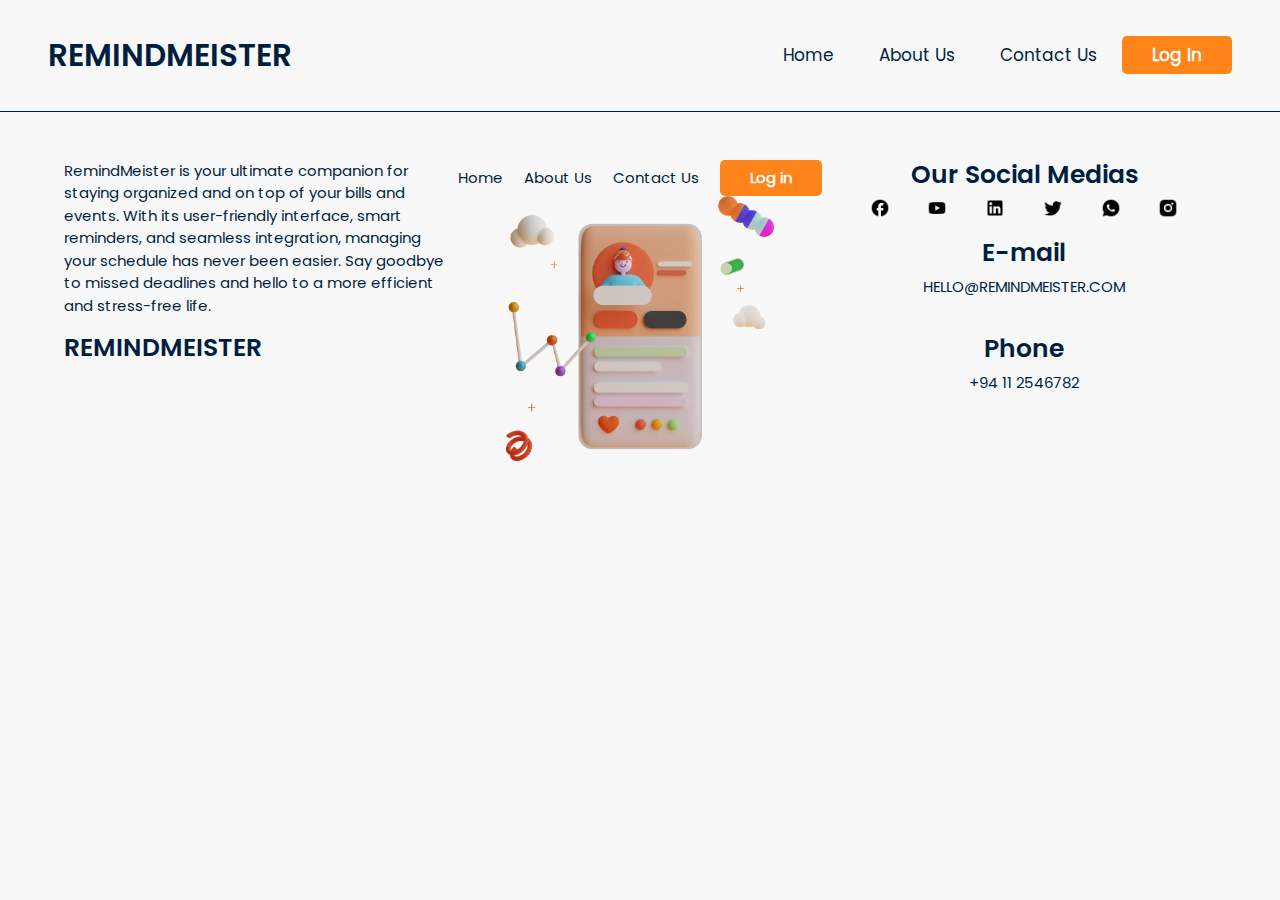
<file: assets/bill-types.html>
<!DOCTYPE html>
<html lang="en">
    <head>
        <meta charset="UTF-8">
        <meta name="viewport" content="width=device-width, initial-scale=1.0">
        <title>Bill Types - RemindMeister</title>
        <link rel="stylesheet" type="text/css" href="css/bootstrap.min.css">
        <script type="text/js" src="js/bootstrap.min.js"></script>
        <link rel="stylesheet" type="text/css" href="css/main-style.css">
    </head>
    <body>
        <header>
            <div class="nav-container">
                <div class="nav-logo"><a href="../index.html">REMINDMEISTER</a></div>
                <div class="nav-list" id="nav-list">
                    <a href="../index.html">Home</a>
                    <a href="aboutus.html">About Us</a>
                    <a href="contact.html">Contact Us</a>
                    <a href="#" class="nav-log-btn"><b>Log in</b></a>
                </div>
                <div class="m-nav-btn">
                    <img src="images/header/m-open.webp" alt="m open btn" class="op-btn" id="op-btn">
                    <img src="images/header/m-close.webp" alt="m close btn" class="co-btn" id="co-btn">
                </div>
            </div>
        </header>
        <main>
            
        </main>
        <footer>
            <div class="footer-container">
                <div class="foo-desc">
                    <p>RemindMeister is your ultimate companion for staying organized and on top of your bills and events. With its user-friendly interface, smart reminders, and seamless integration, managing your schedule has never been easier. Say goodbye to missed deadlines and hello to a more efficient and stress-free life.</p>
                    <h1>REMINDMEISTER</h1>
                </div>
                <div class="foo-urls">
                    <div class="foo-list">
                        <a href="../index.html">Home</a>
                        <a href="aboutus.html">About Us</a>
                        <a href="contact.html">Contact Us</a>
                        <a href="#" class="nav-log-btn"><b>Log in</b></a>
                    </div>
                    <img src="images/footer/Saly-12.webp" alt="footer image" class="footer-img">
                </div>
                <div class="foo-social">
                    <h3>Our Social Medias</h3>
                    <div class="social-icons">
                        <img src="images/footer/social-icons/ic_baseline-facebook.webp" alt="facebook icon">
                        <img src="images/footer/social-icons/mdi_youtube.webp" alt="youtube icon">
                        <img src="images/footer/social-icons/mdi_linkedin.webp" alt="linkedin icon">
                        <img src="images/footer/social-icons/mdi_twitter.webp" alt="twitter icon">
                        <img src="images/footer/social-icons/ri_whatsapp-fill.webp" alt="whatsapp icon">
                        <img src="images/footer/social-icons/ri_instagram-fill.webp" alt="instragram icon">
                    </div>
                    <h3 class="foo-email-h">E-mail</h3>
                    <p><a href="mailto:hello@remindmeister.com">HELLO@REMINDMEISTER.COM</a></p>
                    <h3 class="foo-phone-h">Phone</h3>
                    <p><a href="tel+94112546782">+94 11 2546782</a></p>
                </div>
            </div>
        </footer>
        <script src="js/main-script.js"></script>
    </body>
</html>
</file>
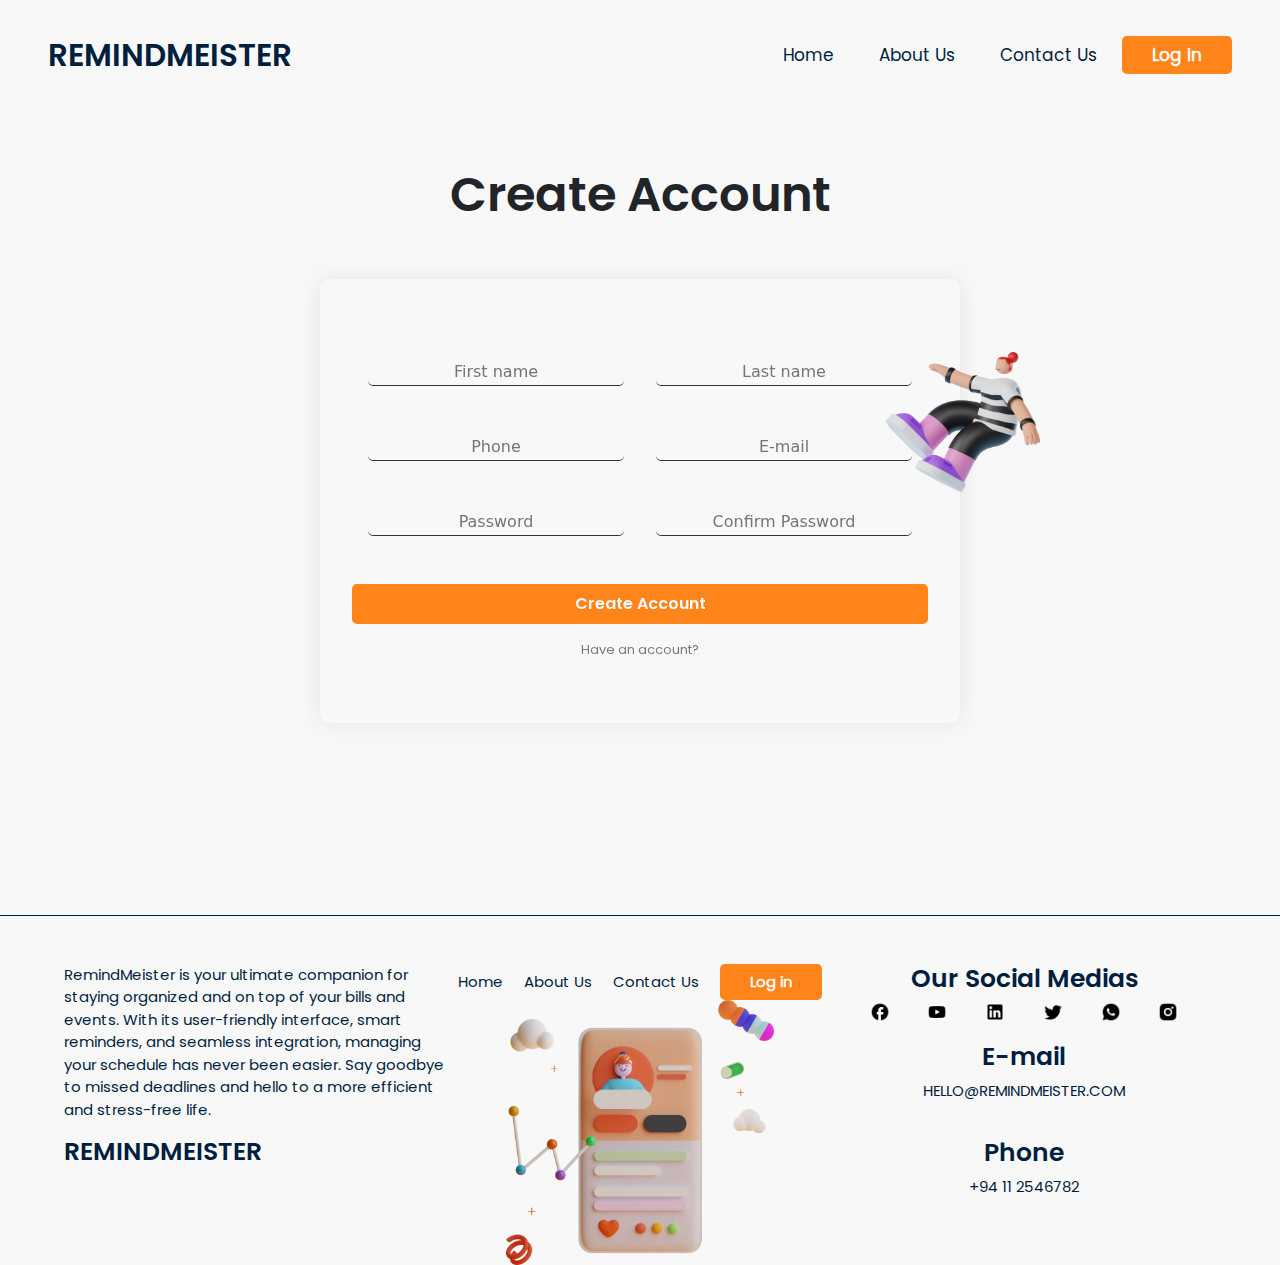
<file: assets/create-account.html>
<!DOCTYPE html>
<html lang="en">
    <head>
        <meta charset="UTF-8">
        <meta name="viewport" content="width=device-width, initial-scale=1.0">
        <title>Create Account - RemindMeister</title>
        <link rel="stylesheet" type="text/css" href="css/bootstrap.min.css">
        <script type="text/js" src="js/bootstrap.min.js"></script>
        <link rel="stylesheet" type="text/css" href="css/main-style.css">

        <style>
            body{
                margin:0 !important;
                padding:0 !important;
                background-color: var(--bg);
            }
            main{
                display:flex ;
                justify-content:center ;
                align-content:center ;
                padding:1rem 0rem 8rem 0rem;
            }
            .form-container{
                display: flex;
                align-items: center;
                justify-content:flex-start;
                align-content:center;
                flex-direction: column;
            }
            .content{
                display:flex ;
                align-items:center ;
                justify-content:space-between;
                align-content:space-between ; 
                flex-direction: column;      
                margin: 1rem;   
                filter:drop-shadow(0px 0px 10px rgb(230, 227, 227));
                border-radius: 10px;     
                background-color: var(--bg);
                margin-bottom: 4rem;
                width:85vw;
                padding:2rem;
            }
            .form-title{
                font-family:Poppins-S;
                font-size: 2em;
                margin-top: 2rem;
                margin-bottom:2rem;
            }
            form{
                margin: 1rem;
                width:100%;
            }
            .password-container{
                padding-bottom: 1rem;
            }
            .first-name, .last-name, .phone, .email, .password, .confirm-password{
                display: flex;
                flex-direction:row;
            }
            .login-image {
                width: 40%;
                position:absolute;
                top:58rem;
                right: 8rem;
            }
            input[type=email],input[type=tel],input[type=text],input[type=password]{
                border: none;
                border-bottom: 1px solid var(--txt);
                border-radius:5px;
                background-color: var(--bg);
            }
            input::placeholder {
                text-align: center; 
            }
            input[type=submit]{
                background-color:var(--cta);
                width:100%;
                padding:0.5rem;
                border-radius: 5px;
                color:var(--bg);
                border: none;
                font-family:Poppins-S;
                cursor: pointer;
                transition:0.6s;
            }  
            input[type=submit]:hover {
                color: var(--primary);
                transition:0.6s;
            }
            #return-login{
                font-family:Poppins-R;
                font-size: 0.8em;
                margin-bottom: 2rem;
                opacity: 0.6;
            }
            #return-login:hover{
                color:var(--primary);
                opacity:1;
            }

            /*remove outline on html form fields when active status*/
            textarea:focus, input:focus{
            outline: none;
            }
            @media only screen and (max-width:767px){
                input{
                    width:100%;
                    margin-top:3rem !important;
                }
            }

           /* tablet*/
           @media only screen and (min-width:768px){

                body{
                    margin:0 !important;
                    padding:0 !important;
                    background-color: var(--bg);
                }
                main{
                    display:flex ;
                    justify-content:center ;
                    align-content:center ;
                }
                .form-container{
                    display: flex;
                    align-items: center;
                    justify-content:flex-start;
                    align-content:center;
                    flex-direction: column;
                }
                .content{
                    display:flex ;
                    align-items:center ;
                    justify-content:space-between;
                    align-content:space-between ; 
                    flex-direction: column;      
                    margin: 1rem;   
                    /*box-shadow:16px 16px 10px rgb(146, 141, 141);*/
                    filter:drop-shadow(0px 0px 10px rgb(230, 227, 227));
                    border-radius: 10px;     
                    background-color: var(--bg);
                    margin-bottom: 4rem;
                }
                .form-title{
                    font-family:Poppins-S;
                    font-size: 3em;
                    margin-top: 4rem;
                }
                form{
                    margin: 1rem;
                }
                .full-name{
                    display:flex;
                    justify-content: space-around;
                }
                .contact-detail{
                    display:flex;
                    justify-content: space-around;
                }
                .password-container{
                    display:flex;
                    justify-content: space-around;
                    padding-bottom: 1rem;
                }
                .first-name, .last-name, .phone, .email, .password, .confirm-password{
                    display: flex;
                    flex-direction:column;
                    margin:1rem;
                    width:100%;
                }
                .login-image {
                    width: 20%;
                    position:absolute;
                    top:40rem;
                    right: 20rem;
                }
                input[type=text]{
                    border: none;
                    border-bottom: 1px solid var(--txt);
                    border-radius:5px;
                    background-color: var(--bg);
    
                }
                input::placeholder {
                    text-align: center; 
                }

                input[type=submit]{
                    background-color:var(--cta);
                    width:100%;
                    padding:0.5rem;
                    border-radius: 5px;
                    color:var(--bg);
                    border: none;
                    font-family:Poppins-S;
                    cursor: pointer;
                    transition:0.6s;
                    margin-top:1rem;
                }  
                input[type=submit]:hover {
                    color: var(--primary);
                    transition:0.6s;
                }
                #return-login{
                    font-family:Poppins-R;
                    font-size: 0.8em;
                    margin-bottom: 2rem;
                    opacity: 0.6;
                }
                #return-login:hover{
                    color:var(--primary);
                    opacity:1;
                }            

                /*remove outline on html form fields when active status*/
                textarea:focus, input:focus{
                    outline: none;
                }
        }

          /* desktop */
            @media only screen and (min-width:1280px){

                body{
                    margin:0 !important;
                    padding:0 !important;
                    background-color: var(--bg);
                }
                main{
                    display:flex ;
                    justify-content:center ;
                    align-content:center ;
                }
                .form-container{
                    display: flex;
                    align-items: center;
                    justify-content:flex-start;
                    align-content:center;
                    flex-direction: column;
                }
                .content{
                    display:flex ;
                    align-items:center ;
                    justify-content:space-between;
                    align-content:space-between ; 
                    flex-direction: column;      
                    margin: 1rem;   
                    filter:drop-shadow(0px 0px 10px rgb(230, 227, 227));
                    border-radius: 10px;     
                    background-color: var(--bg);
                    margin-bottom: 4rem;
                    width:50vw;
                }
                .form-title{
                    font-family:Poppins-S;
                    font-size: 3em;
                    margin-top: 2rem;
                }
                form{
                    margin: 1rem;
                }
                .full-name{
                    display:flex;
                }
                .contact-detail{
                    display:flex;
                }
                .password-container{
                    display:flex;
                    padding-bottom: 1rem;
                }
                .first-name, .last-name, .phone, .email, .password, .confirm-password{
                    display: flex;
                    flex-direction:column;
                    margin-top:2rem;
                
                }
                .login-image {
                    width: 12%;
                    position:absolute;
                    top:22rem;
                    right: 15rem;

                }
                input[type=text]{
                    border: none;
                    border-bottom: 1px solid var(--txt);
                    border-radius:5px;
                    background-color: var(--bg);
    
                }
                input::placeholder {
                    text-align: center; 
                }

                input[type=submit]{
                    background-color:var(--cta);
                    width:100%;
                    padding:0.5rem;
                    border-radius: 5px;
                    color:var(--bg);
                    border: none;
                    font-family:Poppins-S;
                    cursor: pointer;
                    transition:0.6s;
                    
                }  
                input[type=submit]:hover {
                    background-color: var(--primary);
                    color: var(--bg);
                    transition:0.6s;
                }
                #return-login{
            
                    font-family:Poppins-R;
                    font-size: 0.8em;
                    margin-bottom: 2rem;
                    opacity: 0.6;
                }
                #return-login:hover{
                    color:var(--primary);
                    opacity:1;
                }


                /*remove outline on html form fields when active status*/
                textarea:focus, input:focus{
                    outline: none;
                }
            }

        </style>
    </head>
    <body>
        <header>
            <div class="nav-container">
                <div class="nav-logo"><a href="../index.html">REMINDMEISTER</a></div>
                <div class="nav-list" id="nav-list">
                    <a href="../index.html">Home</a>
                    <a href="aboutus.html">About Us</a>
                    <a href="contact.php">Contact Us</a>
                    <a href="log-in.html" class="nav-log-btn"><b>Log in</b></a>
                </div>
                <div class="m-nav-btn">
                    <img src="images/header/m-open.webp" alt="m open btn" class="op-btn" id="op-btn">
                    <img src="images/header/m-close.webp" alt="m close btn" class="co-btn" id="co-btn">
                </div>
            </div>
        </header>

        <main >
            <div class="form-container">
                <div class="form-title">Create Account</div>
                <div class="content">
                    <form>
                        <div class="full-name">
                            <div class="first-name">
                                <input type="text" placeholder="First name">                                
                            </div>
                            <div class="last-name">
                                <input type="text" placeholder="Last name">                                 
                            </div>
                        </div>
                        <div class="contact-detail">
                            <div class="phone">
                                <input type="tel" placeholder="Phone">                                
                            </div>
                            <div class="email">
                                <input type="email" placeholder="E-mail">                                  
                            </div>
                        </div>
                        <div class="password-container">
                            <div class="password">
                                <input type="password" placeholder="Password">                                
                            </div>
                            <div class="confirm-password">
                                <input type="password" placeholder="Confirm Password">                                  
                            </div>
                        </div>
                        <input type="submit" value="Create Account">
                    </form>
                 <a id="return-login" href="log-in.html">Have an account?</a>
                </div>
                <img src="images/login-signup/Saly-35.webp" alt="login-image" class="login-image">
            </div>
        </main>

        <footer>
            <div class="footer-container">
                <div class="foo-desc">
                    <p>RemindMeister is your ultimate companion for staying organized and on top of your bills and events. With its user-friendly interface, smart reminders, and seamless integration, managing your schedule has never been easier. Say goodbye to missed deadlines and hello to a more efficient and stress-free life.</p>
                    <h1>REMINDMEISTER</h1>
                </div>
                <div class="foo-urls">
                    <div class="foo-list">
                        <a href="../index.html">Home</a>
                        <a href="aboutus.html">About Us</a>
                        <a href="contact.php">Contact Us</a>
                        <a href="log-in.html" class="nav-log-btn"><b>Log in</b></a>
                    </div>
                    <img src="images/footer/Saly-12.webp" alt="footer image" class="footer-img">
                </div>
                <div class="foo-social">
                    <h3>Our Social Medias</h3>
                    <div class="social-icons">
                        <img src="images/footer/social-icons/ic_baseline-facebook.webp" alt="facebook icon">
                        <img src="images/footer/social-icons/mdi_youtube.webp" alt="youtube icon">
                        <img src="images/footer/social-icons/mdi_linkedin.webp" alt="linkedin icon">
                        <img src="images/footer/social-icons/mdi_twitter.webp" alt="twitter icon">
                        <img src="images/footer/social-icons/ri_whatsapp-fill.webp" alt="whatsapp icon">
                        <img src="images/footer/social-icons/ri_instagram-fill.webp" alt="instragram icon">
                    </div>
                    <h3 class="foo-email-h">E-mail</h3>
                    <p><a href="mailto:hello@remindmeister.com">HELLO@REMINDMEISTER.COM</a></p>
                    <h3 class="foo-phone-h">Phone</h3>
                    <p><a href="tel+94112546782">+94 11 2546782</a></p>
                </div>
            </div>
        </footer>
        <script src="js/main-script.js"></script>
    </body>
</html>
</file>
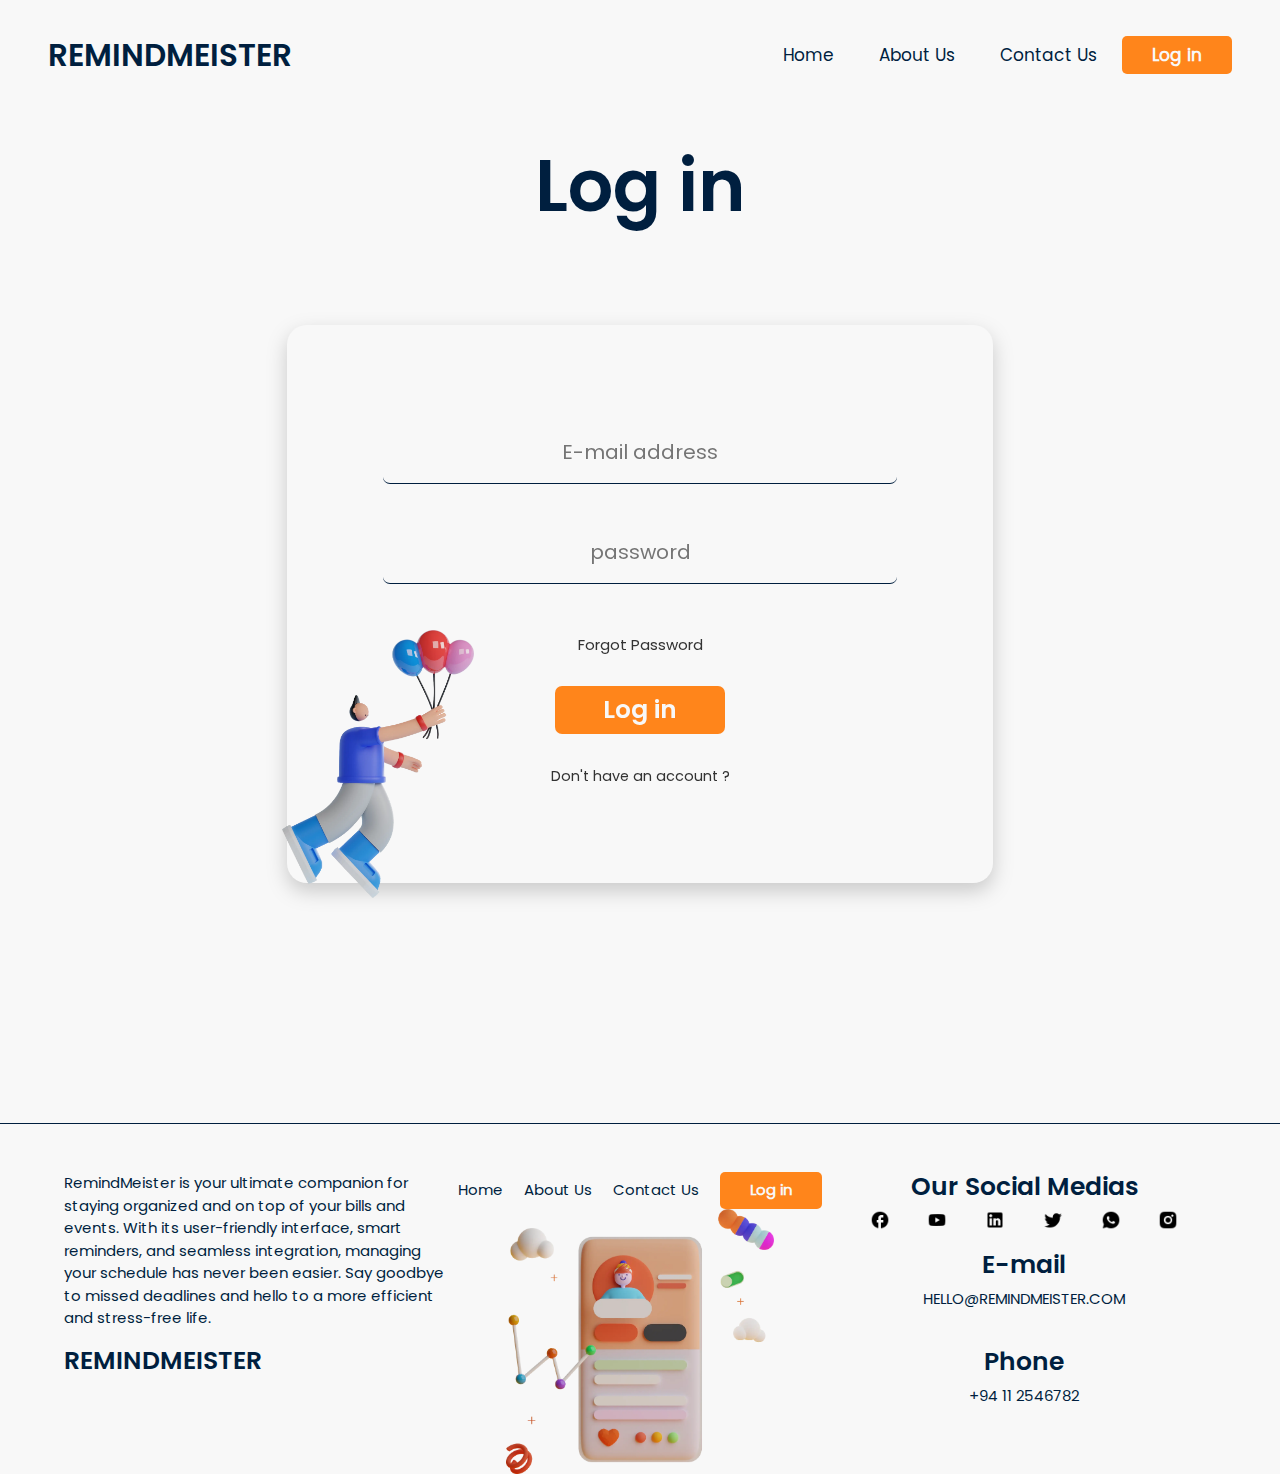
<file: assets/log-in.html>
<!DOCTYPE html>
<html lang="en">
    <head>
        <meta charset="UTF-8">
        <meta name="viewport" content="width=device-width, initial-scale=1.0">
        <title>Log In - RemindMeister</title>
        <link rel="stylesheet" type="text/css" href="css/bootstrap.min.css">
        <script type="text/js" src="js/bootstrap.min.js"></script>
        <link rel="stylesheet" type="text/css" href="css/main-style.css">
        <style>
            :root{
                --primary: #001f3f;
                --accent: #39cccc;
                --bg: #f8f8f8;
                --txt: #333333;
                --cta: #ff851b;
            }

            body{
                margin:0 !important;
                padding:0 !important;
                background-color: var(--bg);
            }
            @font-face{
                font-family:Poppins-R;
                src:url('./font/Poppins-Regular.ttf');
            }
            @font-face{
                font-family:Poppins-S;
                src:url('./font/Poppins-SemiBold.ttf');
            }
            .login-container{
                display: flex;
                flex-direction: column;
                justify-content: center;
                align-items: center;
            }
            .heading{
                font-family:Poppins-S !important;
                font-size: 3.2rem;
                color:var(--primary);
                text-align: center;
                margin-bottom:4rem;
            }
            .details{
                display: flex;
                flex-direction: column;
                justify-content: center;
                align-items: center;
                background-color: var(--bg);
                border-radius: 20px;
                filter:drop-shadow(0px 8px 10px rgba(0, 0, 0, 0.19));

            }
            input[type=email],input[type=password]
            {   
	            outline:none;
            }
            form{
                margin: 0rem;
                padding: 4rem 2rem;
                display: flex;
                flex-direction: column;
                justify-content: center;
                align-items: center;
                filter: drop-shadow(0);
               
            }
            .email{
                font-family:Poppins-R; 
                padding: 0.5rem 1.5rem;     
                font-size: 20px;
                text-align: center;
                border-radius: 7px;
                margin-bottom: 1rem;
                color: var(--primary);
                border-color:var(--bg) ;
                background-color: var(--bg);
                outline:none;
                border:none;
                border-bottom:1px solid var(--primary)
               
             }
             .password{
                font-family:Poppins-R; 
                padding: 0.5rem 1.5rem;     
                font-size: 20px;
                text-align: center;
                border-radius: 7px;
                background-color: var(--bg);
                margin-bottom: 1rem;
                border-color:var(--bg) ;
                outline:none;
                border:none;
                border-bottom:1px solid var(--primary)
             }
             h2{
                margin-top: 1rem;
                font-family:Poppins-R; 
                font-size: 0.9rem;
                color: var(--txt);
                margin-bottom: 1rem;
             }
             .BTN{
                margin-top: 1rem;
                font-family:Poppins-S; 
                font-size: 20px;
                padding: 0.5rem 4rem;
                border-radius: 7px;
                background-color: var(--cta);
                color: var(--bg);
                border: none;
                transition: 0.6s;
             }
             .BTN:hover{
                background-color: var(--primary);
                color: var(--bg);
                transition: 0.6s;
                cursor: pointer;
             }
             .row1{
                display: flex;
                flex-direction:column-reverse;
                justify-content: center;
                align-items: center;
                margin-bottom: 5rem;
             }
             .row1 img{
                width: 40%;
             }

             .create-ac{
                margin-top: 1rem;
                display: flex;
                justify-content: center;
                align-items: center;
                
             }

             .create-ac a{
                font-family:Poppins-R; 
                font-size: 0.9rem;
                color: var(--txt);
                transition: 0.6s;
             }

             .create-ac a:hover{
                color: var(--primary);
                transition: 0.6s;
             }
             @media only screen and (max-width:767px){
                .row1 img{
                     position: absolute;
                     z-index: 1;
                     bottom: 2rem;
                }
                form{
                    margin-bottom: 8rem;
                }
             }
             

             @media only screen and (min-width:768px){
               
                .heading{
                  font-size: 5rem;
                  margin-top:2rem;
                  margin-bottom:1rem;
                }
               form{
                    margin-top: 0;
                    margin-left: auto;
                    margin-right: auto;
                    padding: 4rem;
               }
               .email{
                    padding: 1rem 2rem;
                    font-size: 25px;
                    border-radius: 7px;
                    margin-bottom: 2rem;
               }
               .details{
                    flex-direction: row;
                    margin-bottom: 10rem;
                   
               }
               .password{
                    padding: 1rem 2rem;
                    font-size: 25px;
                    border-radius: 7px;
                    margin-bottom: 2rem;
               }
               h2{
                     font-size: 1.2rem;
                     margin-bottom: 2rem;
               }
               .row1{
                    display: flex;
                    flex-direction: row;
                    margin-top: 5rem;
               }
               .row1 img{
                    z-index: 1;
                    position: absolute;
                    width: 20%;
                    left: 2.5rem;
                    margin-top: 10rem;
               }
               .BTN{
                    font-size: 25px;
                    padding:0.6rem 4rem;
                    border-radius: 7px;
               }
                form h3{
                    margin-bottom: 1rem;
                    font-size: 14px;
                    color: var(--txt);
                    cursor: pointer;
                }
                form h3:hover{
                    color: var(--primary);
                }

             }

             @media only screen and (min-width:1280px){
                .heading{
                    font-size: 4.5rem;
                }
                form{
                    margin-top: 0;
                    margin-left:auto;
                    margin-right: auto;
                    padding: 6rem;
                }
                .email,.password{
                    padding: 1rem 4rem;
                    font-size: 20px;
                    border-radius: 7px;
                    margin-bottom: 2.3rem;
                }
                .details{
                    margin-bottom: 10rem;
                }
                h2{
                    font-size: 15px;
                    margin-bottom: 1rem;
                }
               .row1 img{
                    position: absolute;
                    z-index: 1;
                    width: 15%;
                    left: 22%;
                    margin-top: 10rem;
                }
                .BTN{
                    font-size: 25px;
                    padding: 0.3rem 3rem;
                    border-radius: 7px;
                }
                form a{
                    margin-top: 1rem;
                    font-size: 14px;
                    color: var(--txt);
                    cursor: pointer;
                }
                form a:hover{
                    color: var(--primary);
                }
                
             }

        </style>
    </head>


    <body>
        <header>
            <div class="nav-container">
                <div class="nav-logo"><a href="../index.html">REMINDMEISTER</a></div>
                <div class="nav-list" id="nav-list">
                    <a href="../index.html">Home</a>
                    <a href="aboutus.html">About Us</a>
                    <a href="contact.php">Contact Us</a>
                    <a href="" class="nav-log-btn"><b>Log in</b></a>
                </div>
                <div class="m-nav-btn">
                    <img src="images/header/m-open.webp" alt="m open btn" class="op-btn" id="op-btn">
                    <img src="images/header/m-close.webp" alt="m close btn" class="co-btn" id="co-btn">
                </div>
            </div>
        </header>
        <main>
           <div class="login-container">
                <h1 class="heading">Log in</h1>
                <div class="row1">
                <img src="./images/login-signup/Saly-32.webp" alt="image">
                <div class="details">
                    <form action="staff-login.php" method="post">
                        <input type="email"name="email" placeholder="E-mail address" class="email">
                        <input type="password" name="password" placeholder="password" class="password">
                        <h2>Forgot Password</h2>
                        <input type="submit" id="btn" class="BTN" value="Log in">
                        <div class="create-ac">
                           <a href="create-account.php">
                            Don't have an account ?
                           </a>
                        </div>
                         
                        
                    </form>
                </div>
                </div>
            </div>
        </main>
        <footer>
            <div class="footer-container">
                <div class="foo-desc">
                    <p>RemindMeister is your ultimate companion for staying organized and on top of your bills and events. With its user-friendly interface, smart reminders, and seamless integration, managing your schedule has never been easier. Say goodbye to missed deadlines and hello to a more efficient and stress-free life.</p>
                    <h1>REMINDMEISTER</h1>
                </div>
                <div class="foo-urls">
                    <div class="foo-list">
                        <a href="../index.html">Home</a>
                        <a href="aboutus.html">About Us</a>
                        <a href="contact.php">Contact Us</a>
                        <a href="" class="nav-log-btn"><b>Log in</b></a>
                    </div>
                    <img src="images/footer/Saly-12.webp" alt="footer image" class="footer-img">
                </div>
                <div class="foo-social">
                    <h3>Our Social Medias</h3>
                    <div class="social-icons">
                        <img src="images/footer/social-icons/ic_baseline-facebook.webp" alt="facebook icon">
                        <img src="images/footer/social-icons/mdi_youtube.webp" alt="youtube icon">
                        <img src="images/footer/social-icons/mdi_linkedin.webp" alt="linkedin icon">
                        <img src="images/footer/social-icons/mdi_twitter.webp" alt="twitter icon">
                        <img src="images/footer/social-icons/ri_whatsapp-fill.webp" alt="whatsapp icon">
                        <img src="images/footer/social-icons/ri_instagram-fill.webp" alt="instragram icon">
                    </div>
                    <h3 class="foo-email-h">E-mail</h3>
                    <p><a href="mailto:hello@remindmeister.com">HELLO@REMINDMEISTER.COM</a></p>
                    <h3 class="foo-phone-h">Phone</h3>
                    <p><a href="tel+94112546782">+94 11 2546782</a></p>
                </div>
            </div>
        </footer>
        <script src="js/main-script.js"></script>
    </body>
</html>
</file>
<file: assets/css/main-style.css>
:root{
	--primary: #001f3f;
	--accent: #39cccc;
	--bg: #f8f8f8;
	--txt: #333333;
	--cta: #ff851b;
}
html{
    overflow-x: hidden;
}
body{
    margin:0 !important;
    padding:0 !important;
    background-color: var(--bg);
}
@font-face{
    font-family:Poppins-R;
    src:url('../font/Poppins-Regular.ttf');
}
@font-face{
    font-family:Poppins-S;
    src:url('../font/Poppins-SemiBold.ttf');
}

/*Default and mobile*/
.nav-container{
    position:relative;
    display:flex;
    align-items: center;
    justify-content: space-between;
    padding:2rem 1rem 2rem 1rem;
    z-index:100 !important;
}
.nav-logo{
    color:var(--primary);
    font-family:Poppins-S;
    font-size:25px;
}
a{
    text-decoration: none;
    color:inherit;
}
.nav-list a{
    color:var(--primary);
    font-family: Poppins-R;
    font-size:20px;
    padding:0px 20px 0px 20px;
}
.nav-log-btn{
    color:var(--bg) !important;
    font-size:25px;
    background-color:var(--cta);
    padding:7px 30px 7px 30px !important;
    border-radius:5px;
    transition: 0.6s;
}
.nav-log-btn:hover{
    background-color: var(--primary);
    color:var(--bg) !important;
    transition: 0.6s;
}
/*Nav menu completed*/
/*Footer codes started*/
.footer-container{
    display:flex;
    flex-direction: column;
    background-color: var(--bg);
    padding:2rem 1rem 2rem 1rem;
    border-top:1px solid var(--primary);
}
.foo-desc,.foo-urls,.foo-social{
    flex:33.3%;
}
.foo-desc p{
    color:var(--primary);
    font-family:Poppins-R;
    font-size:15px;
}
.foo-desc h1{
    color:var(--primary);
    font-family:Poppins-S;
    font-size:25px;
}
.foo-urls{
    display:flex;
    flex-direction: column;
    justify-content:space-between;
}
.foo-list{
    display:flex;
    flex-direction:row;
    justify-content: space-around;
    align-items:center;
}
.foo-list a{
    color:var(--primary);
    font-family:Poppins-R;
    font-size:15px;
}
.footer-img{
    width:70%;
    display:block;
    margin-right:auto;
    margin-left:auto;
    margin-bottom:-2rem;
}
.foo-social{
    text-align: center;
}
.foo-social h3{
    color:var(--primary);
    font-family:Poppins-S;
    font-size:25px;
}
.foo-social p{
    color:var(--primary);
    font-family:Poppins-R;
    font-size:15px;
}
.social-icons{
    display:flex;
    flex-direction: row;
    justify-content:space-evenly;
}
.social-icons img{
    width:20px;
}
.foo-email-h,.foo-phone-h{
    padding-top:20px;
}
/*Footer codes completed*/


@media only screen and (max-width:767px){
    .nav-list{
        position:absolute;
        display:flex;
        flex-direction: column;
        top:5rem;
        right:0px;
        padding:20px 80px 30px 40px;
        background-color:var(--bg);
        z-index:0 !important;
        border-radius:10px;
        filter: drop-shadow(-5px 10px 8px rgba(124, 124, 124, 0.473));
        display:none;
    }
    .nav-list a{
        padding:20px 0px 20px 0px;
    }
    .m-nav-btn img{
        width:40px;
        position:relative;
        z-index:1;
    }
    .m-nav-btn img:hover{
        cursor:pointer;
    }
    .co-btn{
        display:none;
    }
    
    /*Nav menu completed*/
    /*Footer codes started*/
    .footer-img{
        display:none;
    }.foo-desc{
        text-align: center;
    }
    .foo-urls,.foo-social{
        margin-top:30px;
    }
    
    /*Footer codes completed*/
}

/*For tablet*/
@media only screen and (min-width:768px){
    .nav-container{
        align-items: center;
        justify-content: space-between;
        padding:2rem 1rem 2rem 1rem;
    }
    .nav-logo{
        font-size:28px;
    }
    .nav-list a{
        font-size:18px;
        padding:0px 10px 0px 10px;
    }
    .nav-log-btn{
        font-size:25px;
        padding:7px 30px 7px 30px !important;
    }
    .m-nav-btn{
        display:none !important;
    }
    /*Nav menu completed*/
    /*Footer codes started*/
    .footer-container{
        display:flex;
        flex-direction: row;
        padding:3rem 3rem 3rem 3rem;
    }
    .foo-desc,.foo-urls,.foo-social{
        flex:33.3%;
    }
    .foo-desc p{
        font-size:15px;
    }
    .foo-desc h1{
        font-size:25px;
    }
    .foo-urls{
        flex-direction: column;
        justify-content:space-between;
    }
    .foo-list{
        flex-direction:column;
    }
    .foo-list a{
        font-size:15px;
        padding-top:20px;
    }
    .foo-list .nav-log-btn{
        margin-top:20px !important;
    }
    .footer-img{
        width:70%;
        display:block;
        margin-right:auto;
        margin-left:auto;
        margin-bottom:-3rem;
    }
    .foo-social{
        text-align: center;
    }
    .foo-social h3{
        font-size:20px;
    }
    .foo-social p{
        font-size:15px;
    }
    .social-icons{
        flex-direction: row;
        justify-content:space-evenly;
    }
    .social-icons img{
        width:20px;
    }
    .foo-email-h,.foo-phone-h{
        padding-top:20px;
    }
    .footer-img{
        display:none;
    }
    /*Footer codes completed*/
}

/*For pc*/
@media only screen and (min-width:1280px){
    .nav-container{
        align-items: center;
        justify-content: space-between;
        padding:2rem 3rem 2rem 3rem;
    }
    .nav-logo{
        font-size:31px;
    }
    .nav-list a{
        font-size:17px;
        padding:0px 20px 0px 20px;
    }
    .nav-log-btn{
        font-size:25px;
        padding:7px 30px 7px 30px !important;
    }
    /*Nav menu completed*/
    /*Footer codes started*/
    .footer-container{
        display:flex;
        flex-direction: row;
        padding:3rem 4rem 3rem 4rem;
    }
    .foo-desc,.foo-urls,.foo-social{
        flex:33.3%;
    }
    .foo-desc p{
        font-size:15px;
    }
    .foo-desc h1{
        font-size:25px;
    }
    .foo-urls{
        flex-direction: column;
        justify-content:space-between;
    }
    .foo-list{
        flex-direction:row;
    }
    .foo-list a{
        font-size:15px;
        padding-top:0px;
    }
    .foo-list .nav-log-btn{
        margin-top:0px !important;
    }
    .footer-img{
        width:70%;
        display:block;
        margin-right:auto;
        margin-left:auto;
        margin-bottom:-3rem;
    }
    .foo-social{
        text-align: center;
    }
    .foo-social h3{
        font-size:25px;
    }
    .foo-social p{
        font-size:15px;
    }
    .social-icons{
        flex-direction: row;
        justify-content:space-evenly;
    }
    .social-icons img{
        width:20px;
    }
    .foo-email-h,.foo-phone-h{
        padding-top:20px;
    }
    .footer-img{
        display:block;
    }
    /*Footer codes completed*/
}
</file>
